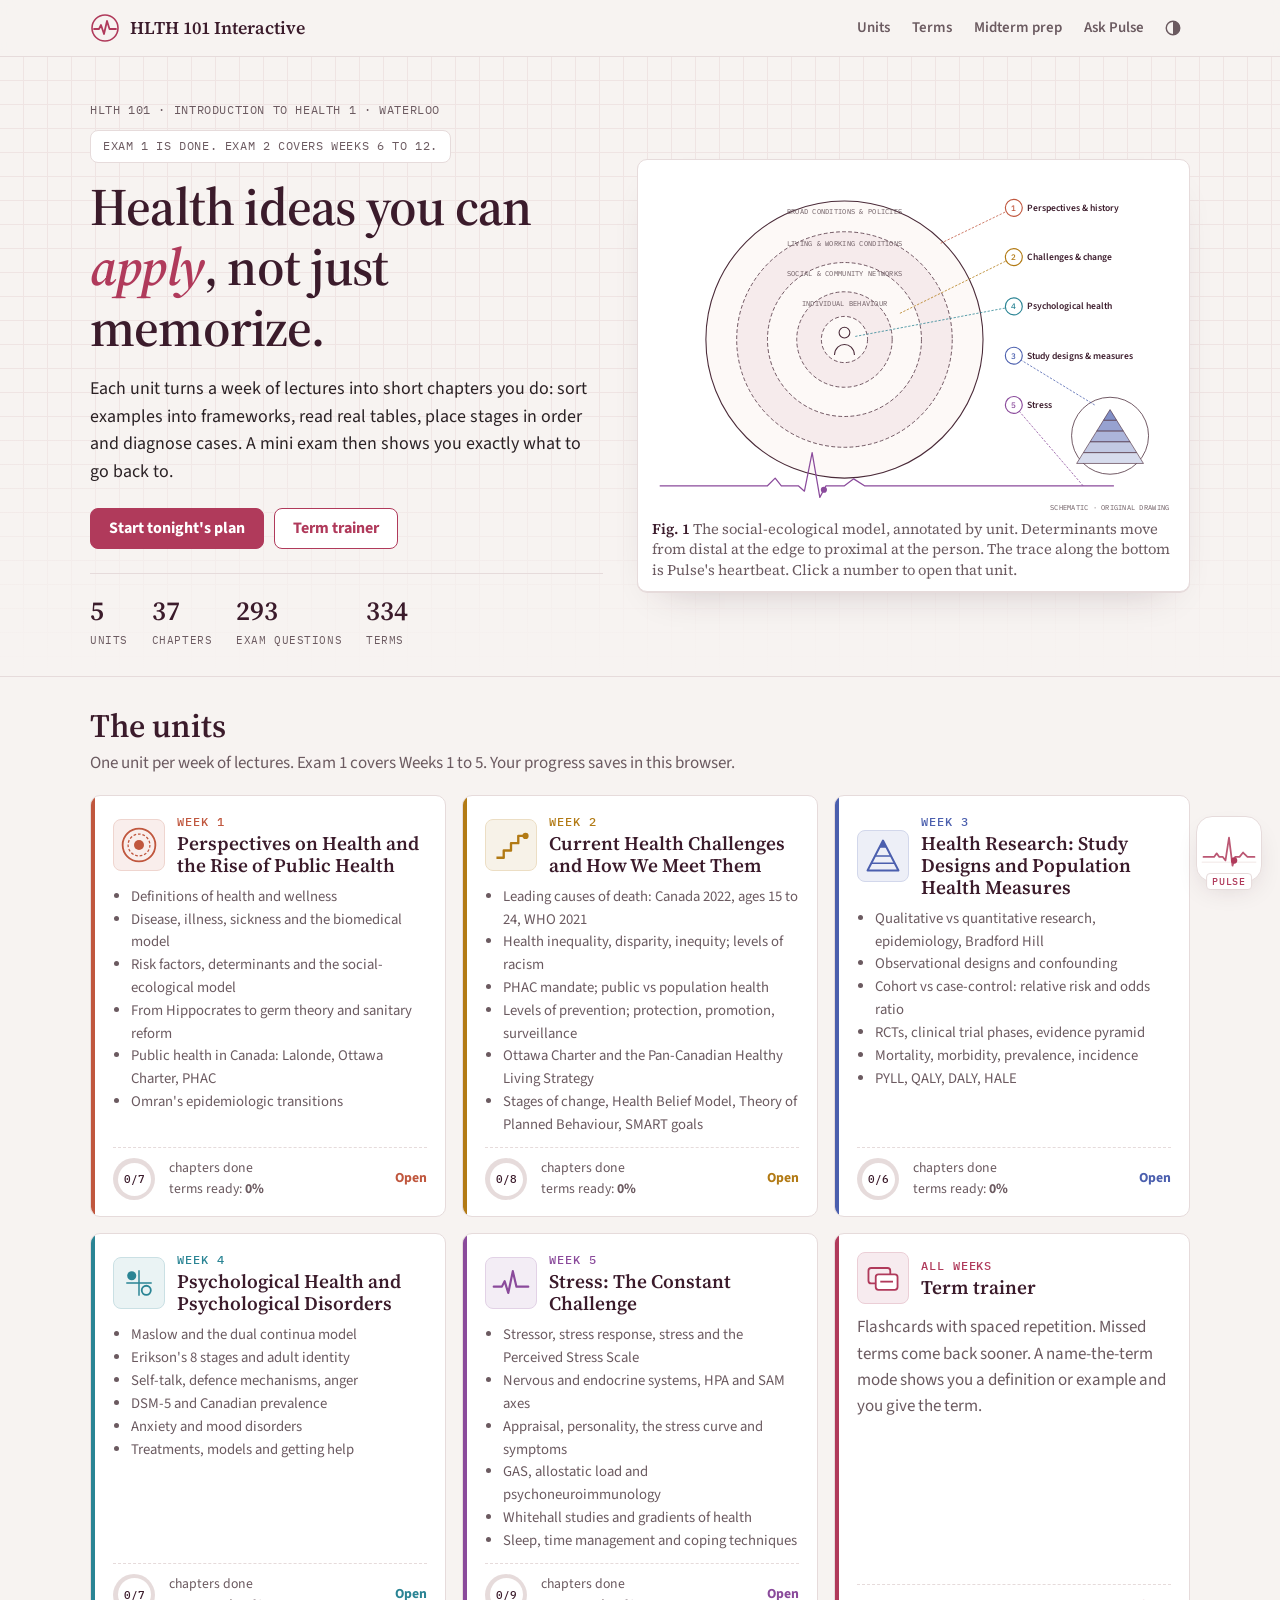
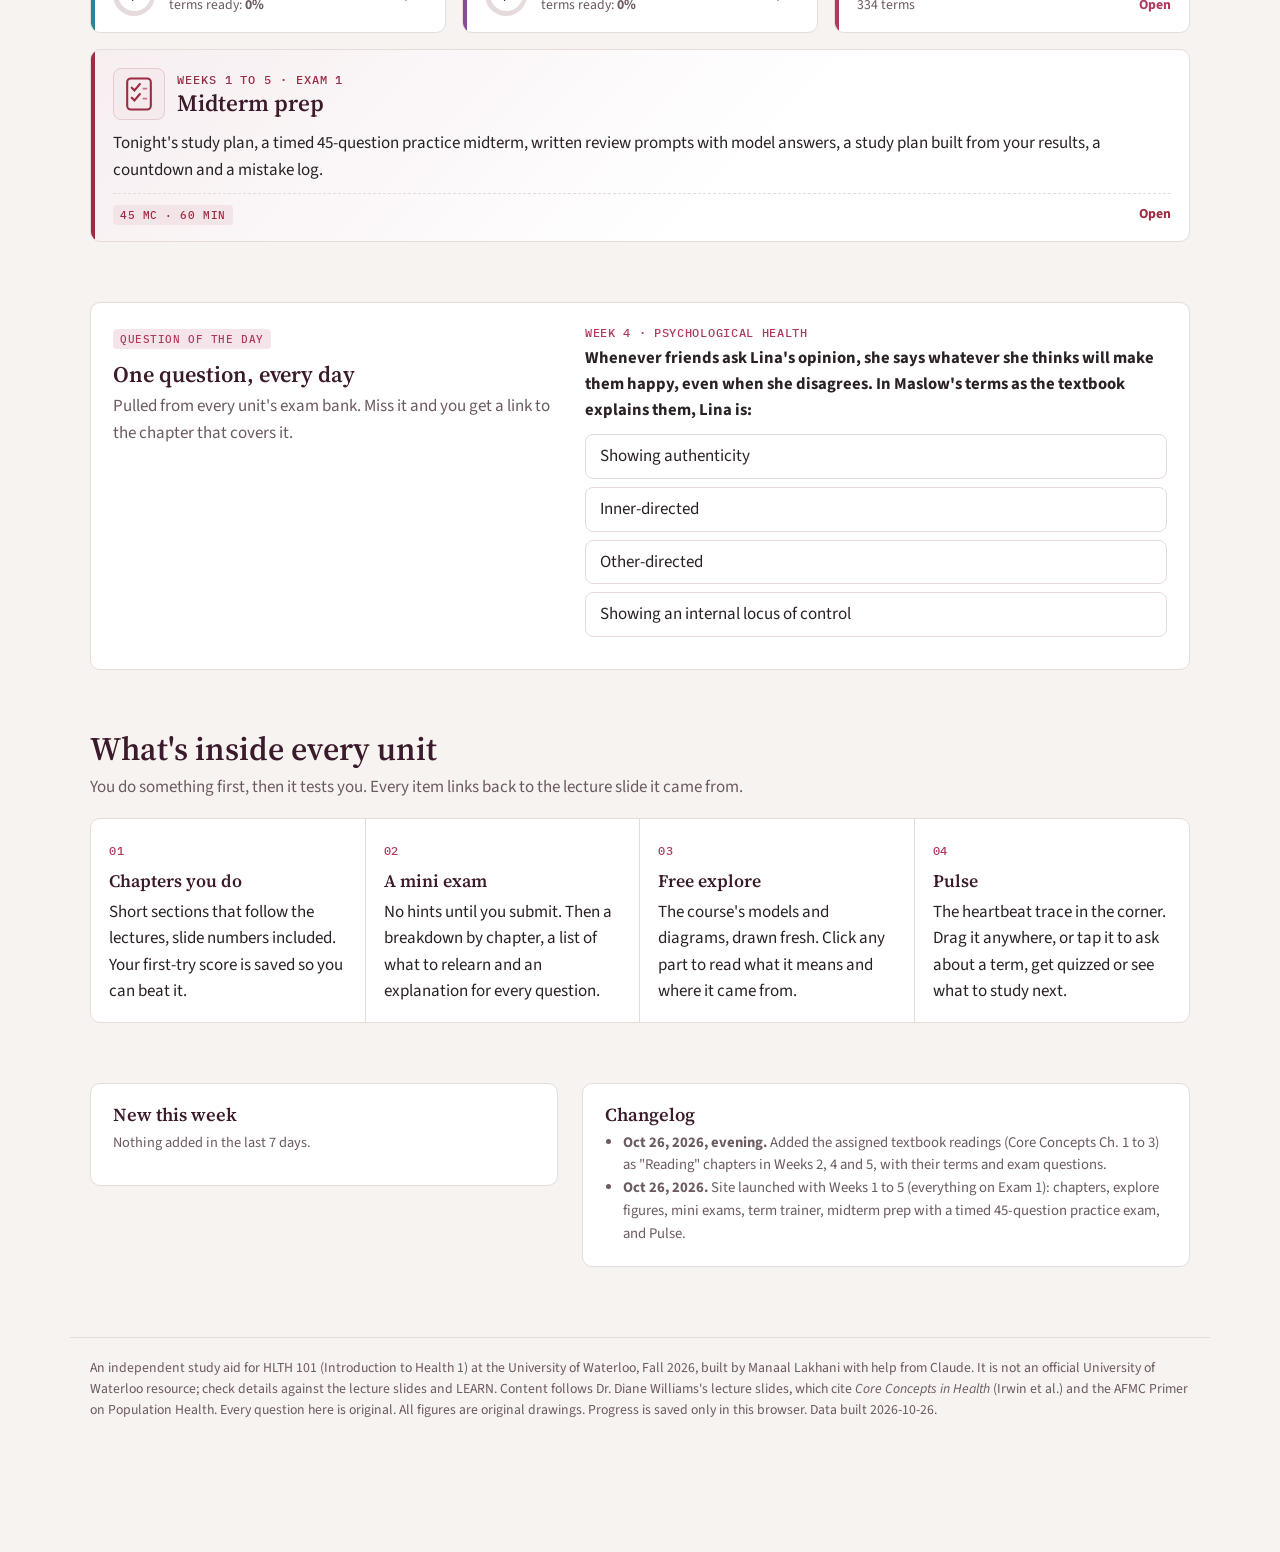
<file: index.html>
<!DOCTYPE html>
<html lang="en">
<head>
<meta charset="utf-8">
<meta name="viewport" content="width=device-width, initial-scale=1, viewport-fit=cover">
<title>HLTH 101 Interactive</title>
<meta name="description" content="Interactive review for HLTH 101 Introduction to Health 1 at Waterloo: chapters you do, a term trainer, midterm prep and Pulse the study guide.">
<link rel="preconnect" href="https://fonts.googleapis.com"><link rel="preconnect" href="https://fonts.gstatic.com" crossorigin>
<link href="https://fonts.googleapis.com/css2?family=IBM+Plex+Mono:wght@400;500&family=Source+Sans+3:ital,wght@0,400;0,600;0,700;1,400&family=Source+Serif+4:ital,opsz,wght@0,8..60,400;0,8..60,600;0,8..60,700;1,8..60,400&display=swap" rel="stylesheet">
<link rel="stylesheet" href="assets/site.css">
<style>
.hf .ring-band{transition:opacity .2s;opacity:0}
.hf.on-1 .hb1,.hf.on-2 .hb2,.hf.on-3 .hb3,.hf.on-4 .hb4,.hf.on-5 .hb5{opacity:1}
.hf .co{cursor:pointer}
.hf .co circle{fill:var(--paper);stroke:var(--c);stroke-width:1.5}
.hf .co text.n{font-family:var(--mono);font-size:11px;font-weight:500;fill:var(--c);text-anchor:middle}
.hf .co text.t{fill:var(--head);font-family:var(--sans);font-size:12.5px;font-weight:600}
.hf .co line{stroke:var(--c);stroke-width:1;stroke-dasharray:3 2}
.hf .co:hover circle,.hf .co:focus circle{fill:var(--c)} .hf .co:hover text.n,.hf .co:focus text.n{fill:var(--paper)}
.examchip{display:inline-flex;gap:10px;align-items:center;border:1px solid var(--rule);background:var(--paper);border-radius:8px;padding:6px 12px;margin-bottom:14px}
.examchip b{font-family:var(--display);font-size:1.15rem;color:var(--mid)}
</style>
</head>
<body>
<header id="nav"></header>
<section class="hero">
  <div class="wrap">
    <div>
      <p class="mono" style="margin:0 0 10px">HLTH 101 · Introduction to Health 1 · Waterloo</p>
      <div class="examchip" id="examchip"></div>
      <h1>Health ideas you can <em>apply</em>, not just memorize.</h1>
      <p class="lede">Each unit turns a week of lectures into short chapters you do: sort examples into frameworks, read real tables, place stages in order and diagnose cases. A mini exam then shows you exactly what to go back to.</p>
      <div class="btns"><a class="btn" id="startBtn" href="midterm.html#plan">Start tonight's plan</a><a class="btn ghost" href="terms.html">Term trainer</a></div>
      <div class="counts" id="counts"></div>
    </div>
    <figure class="plate" id="plate"></figure>
  </div>
</section>

<section class="sec" id="units"><div class="wrap">
  <h2>The units</h2>
  <p class="sub">One unit per week of lectures. Exam 1 covers Weeks 1 to 5. Your progress saves in this browser.</p>
  <div class="mods" id="mods"></div>
</div></section>

<section class="sec"><div class="wrap">
  <div class="split card" style="padding:22px">
    <div><span class="pill">Question of the day</span><h3 style="margin-top:10px;font-size:1.4rem">One question, every day</h3><p class="sub" style="margin-bottom:0">Pulled from every unit's exam bank. Miss it and you get a link to the chapter that covers it.</p></div>
    <div id="qod"></div>
  </div>
</div></section>

<section class="sec"><div class="wrap">
  <h2>What's inside every unit</h2>
  <p class="sub">You do something first, then it tests you. Every item links back to the lecture slide it came from.</p>
  <div class="how">
    <div><span class="n">01</span><b>Chapters you do</b>Short sections that follow the lectures, slide numbers included. Your first-try score is saved so you can beat it.</div>
    <div><span class="n">02</span><b>A mini exam</b>No hints until you submit. Then a breakdown by chapter, a list of what to relearn and an explanation for every question.</div>
    <div><span class="n">03</span><b>Free explore</b>The course's models and diagrams, drawn fresh. Click any part to read what it means and where it came from.</div>
    <div><span class="n">04</span><b>Pulse</b>The heartbeat trace in the corner. Drag it anywhere, or tap it to ask about a term, get quizzed or see what to study next.</div>
  </div>
</div></section>

<section class="sec"><div class="wrap">
  <div class="split">
    <div class="card"><h3>New this week</h3><div id="newlist"></div></div>
    <div class="card"><h3>Changelog</h3><ul class="changelog">
      <li><b>Oct 26, 2026, evening.</b> Added the assigned textbook readings (Core Concepts Ch. 1 to 3) as "Reading" chapters in Weeks 2, 4 and 5, with their terms and exam questions.</li>
      <li><b>Oct 26, 2026.</b> Site launched with Weeks 1 to 5 (everything on Exam 1): chapters, explore figures, mini exams, term trainer, midterm prep with a timed 45-question practice exam, and Pulse.</li>
    </ul></div>
  </div>
</div></section>

<footer id="foot"></footer>
<script src="studydata.js"></script>
<script src="assets/core.js"></script>
<script src="assets/figs.js"></script>
<script src="assets/act.js"></script>
<script src="assets/guide.js"></script>
<script>
(function(){
const {esc,$}=H; H.nav(""); H.foot();
const U=H.units;
/* exam chip */
const ec=()=>{ const c=H.countdown(); $("#examchip").innerHTML=c?`<span class="mono">Exam 1 · Tue Oct 27 · 4:00 pm · STC 0010</span><b>${H.countText()}</b>`:`<span class="mono">Exam 1 is done. Exam 2 covers Weeks 6 to 12.</span>`; };
ec(); setInterval(ec,30000);

/* hero figure: social-ecological rings with a heartbeat trace, annotated by unit */
(function(){
  const reduce=matchMedia("(prefers-reduced-motion: reduce)").matches;
  const cx=250, cy=215; let g=`<svg class="fig hf" id="hf" viewBox="0 0 680 440" role="img" aria-label="Social-ecological model with callouts linking to each unit">`;
  const R=[180,140,100,62,30];
  R.forEach((r,i)=>g+=`<circle cx="${cx}" cy="${cy}" r="${r}" class="${i%2?"sf":"fl"}" stroke="var(--fig-stroke)" stroke-width="${i?1:1.4}" ${i?'stroke-dasharray="5 3"':""}/>`);
  g+=`<circle class="ring-band hb1" cx="${cx}" cy="${cy}" r="160" fill="none" stroke="var(--u1)" stroke-width="40" style="stroke-opacity:.16"/>`;
  g+=`<circle class="ring-band hb2" cx="${cx}" cy="${cy}" r="81" fill="none" stroke="var(--u2)" stroke-width="38" style="stroke-opacity:.18"/>`;
  g+=`<circle class="ring-band hb4" cx="${cx}" cy="${cy}" r="30" fill="var(--u4)" style="fill-opacity:.18"/>`;
  /* person at the centre */
  g+=`<circle cx="${cx}" cy="${cy-9}" r="7" fill="none" stroke="var(--fig-stroke)" stroke-width="1.4"/><path d="M${cx-13} ${cy+20} C ${cx-12} ${cy+2}, ${cx+12} ${cy+2}, ${cx+13} ${cy+20}" fill="none" stroke="var(--fig-stroke)" stroke-width="1.4"/>`;
  [["broad conditions & policies",cy-163],["living & working conditions",cy-122],["social & community networks",cy-82],["individual behaviour",cy-44]].forEach(([t,y])=>g+=`<text x="${cx}" y="${y}" text-anchor="middle" class="cap" style="font-size:9px">${t}</text>`);
  /* evidence pyramid inset (unit 3) */
  g+=`<g transform="translate(595 340)"><circle class="ring-band hb3" r="56" fill="var(--u3)" style="fill-opacity:.12"/><circle r="50" fill="var(--paper)" stroke="var(--fig-stroke)" stroke-width="1"/>`;
  for(let i=0;i<5;i++){ const y1=-34+i*14, y2=y1+14, w1=(y1+34)*0.62, w2=(y2+34)*0.62; g+=`<path d="M${-w1} ${y1} L${w1} ${y1} L${w2} ${y2} L${-w2} ${y2} Z" fill="color-mix(in srgb,var(--u3) ${10+(5-i)*12}%,var(--paper))" stroke="var(--fig-stroke)" stroke-width=".8"/>`; }
  g+=`</g>`;
  /* heartbeat trace (unit 5) */
  const ecg="M10 405 H150 L160 395 L168 405 H190 L198 412 L208 362 L218 420 L226 405 H250 L262 396 L276 405 H600";
  g+=`<path class="ring-band hb5" d="${ecg}" fill="none" stroke="var(--u5)" stroke-width="8" style="stroke-opacity:.2"/><path id="ecg" d="${ecg}" fill="none" stroke="var(--u5)" stroke-width="1.6" stroke-linejoin="round"/>`;
  g+=`<circle r="4" fill="var(--u5)">${reduce?"":`<animateMotion dur="4s" repeatCount="indefinite"><mpath href="#ecg"/></animateMotion>`}</circle>`;
  /* callouts */
  const CO=[[1,cx+125,cy-125,470,44,"Perspectives & history"],[2,cx+72,cy-34,470,108,"Challenges & behaviour change"],[4,cx+14,cy-4,470,172,"Psychological health"],[3,575,300,470,236,"Research & measures"],[5,560,405,470,300,"Stress"]];
  CO.forEach(([n,px,py,x,y,t])=>{ const u=U.find(z=>z.n===n); const href=u?`unit.html?u=${u.id}`:"#units"; const lab=u?u.short:t;
    g+=`<a class="co" href="${href}" style="--c:var(--u${n})" data-n="${n}" aria-label="Week ${n}: ${esc(lab)}"><line x1="${px}" y1="${py}" x2="${x}" y2="${y}"/><circle cx="${x}" cy="${y}" r="11"/><text class="n" x="${x}" y="${y+4}">${n}</text><text class="t" x="${x+17}" y="${y+4}" text-anchor="start">${esc(lab)}</text></a>`; });
  g+=`<text x="672" y="436" text-anchor="end" class="cap" style="font-size:8.5px">schematic · original drawing</text></svg>`;
  $("#plate").innerHTML=g+`<figcaption><b>Fig. 1</b> The social-ecological model, annotated by unit. Determinants move from distal at the edge to proximal at the person. The trace along the bottom is Pulse's heartbeat. Click a number to open that unit.</figcaption>`;
  const svg=$("#hf"); svg.querySelectorAll(".co").forEach(a=>{ const on=()=>svg.classList.add("on-"+a.dataset.n), off=()=>svg.classList.remove("on-"+a.dataset.n); a.addEventListener("mouseenter",on); a.addEventListener("mouseleave",off); a.addEventListener("focus",on); a.addEventListener("blur",off); });
})();

/* unit cards */
const prog=H.get("progress",{}), ex=H.get("exam",{});
let totalCh=0, totalQ=0, totalT=0;
$("#mods").innerHTML=U.map(u=>{ const c=H.color(u); const done=u.chapters.filter(ch=>prog[ch.id]).length; totalCh+=u.chapters.length; totalQ+=H.bank([u.id]).length; totalT+=u.terms.length;
  const newN=[...u.terms,...u.questions,...u.chapters].filter(x=>H.isNew(x.added)).length;
  return `<a class="mod" href="unit.html?u=${u.id}" style="--c:${c}"><div class="top"><span class="icon">${H.ICON[u.n]||""}</span><div><div class="num">Week ${u.n}${newN?` · <span class="pill new">new</span>`:""}</div><h3>${esc(u.title)}</h3></div></div>
  <ul>${(u.topics||[]).map(t=>`<li>${esc(t)}</li>`).join("")}</ul>
  <div class="prog"><span class="ring" style="--p:${H.pct(done,u.chapters.length)}"><span>${done}/${u.chapters.length}</span></span><span>chapters done<br>terms ready: <b>${H.readiness(u.id)}%</b>${ex[u.id]?` · exam best <b>${ex[u.id].best}%</b>`:""}</span><span class="go">Open</span></div></a>`; }).join("")
 + `<a class="mod" href="terms.html" style="--c:var(--accent)"><div class="top"><span class="icon">${H.ICON.terms}</span><div><div class="num">All weeks</div><h3>Term trainer</h3></div></div><p style="margin:0;color:var(--ink2)">Flashcards with spaced repetition. Missed terms come back sooner. A name-the-term mode shows you a definition or example and you give the term.</p><div class="prog"><span>${totalT} terms</span><span class="go">Open</span></div></a>`
 + `<a class="mod mid" href="midterm.html" style="--c:var(--mid);grid-column:1/-1"><div class="top"><span class="icon">${H.ICON.mid}</span><div><div class="num">Weeks 1 to 5 · Exam 1</div><h3>Midterm prep</h3></div></div>
   <p style="margin:0">Tonight's study plan, a timed 45-question practice midterm, written review prompts with model answers, a study plan built from your results, a countdown and a mistake log.</p>
   <div class="prog"><span class="pill" style="--c:var(--mid)">45 MC · 60 min</span>${ex.midterm?`<span>practice midterm best: <b>${ex.midterm.best}%</b></span>`:""}<span class="go">Open</span></div></a>`;
$("#counts").innerHTML=`<span><b>${U.length}</b>units</span><span><b>${totalCh}</b>chapters</span><span><b>${totalQ}</b>exam questions</span><span><b>${totalT}</b>terms</span>`;

/* question of the day */
const pool=H.bank(); if(pool.length){ const day=Math.floor(Date.now()/864e5); const q=pool[(day*7919)%pool.length];
  H.mcq($("#qod"),q,{label:`Week ${H.unit(q.unit).n} · ${H.unit(q.unit).short}`,onAnswer:ok=>{ if(!ok&&q.ch) $("#qod .fbx").insertAdjacentHTML("beforeend",` <a href="${H.chLink(q.ch)}">Review that chapter</a>`); }}); }

/* new this week */
const fresh=U.map(u=>({u,n:[...u.terms,...u.questions].filter(x=>H.isNew(x.added)).length})).filter(x=>x.n);
$("#newlist").innerHTML=fresh.length?`<ul class="changelog">${fresh.map(x=>`<li><span class="pill new">new</span> <a href="unit.html?u=${x.u.id}">Week ${x.u.n}: ${esc(x.u.short)}</a>, ${x.n} new terms and questions</li>`).join("")}</ul>`:`<p class="muted small">Nothing added in the last 7 days.</p>`;
})();
</script>
</body>
</html>
</file>
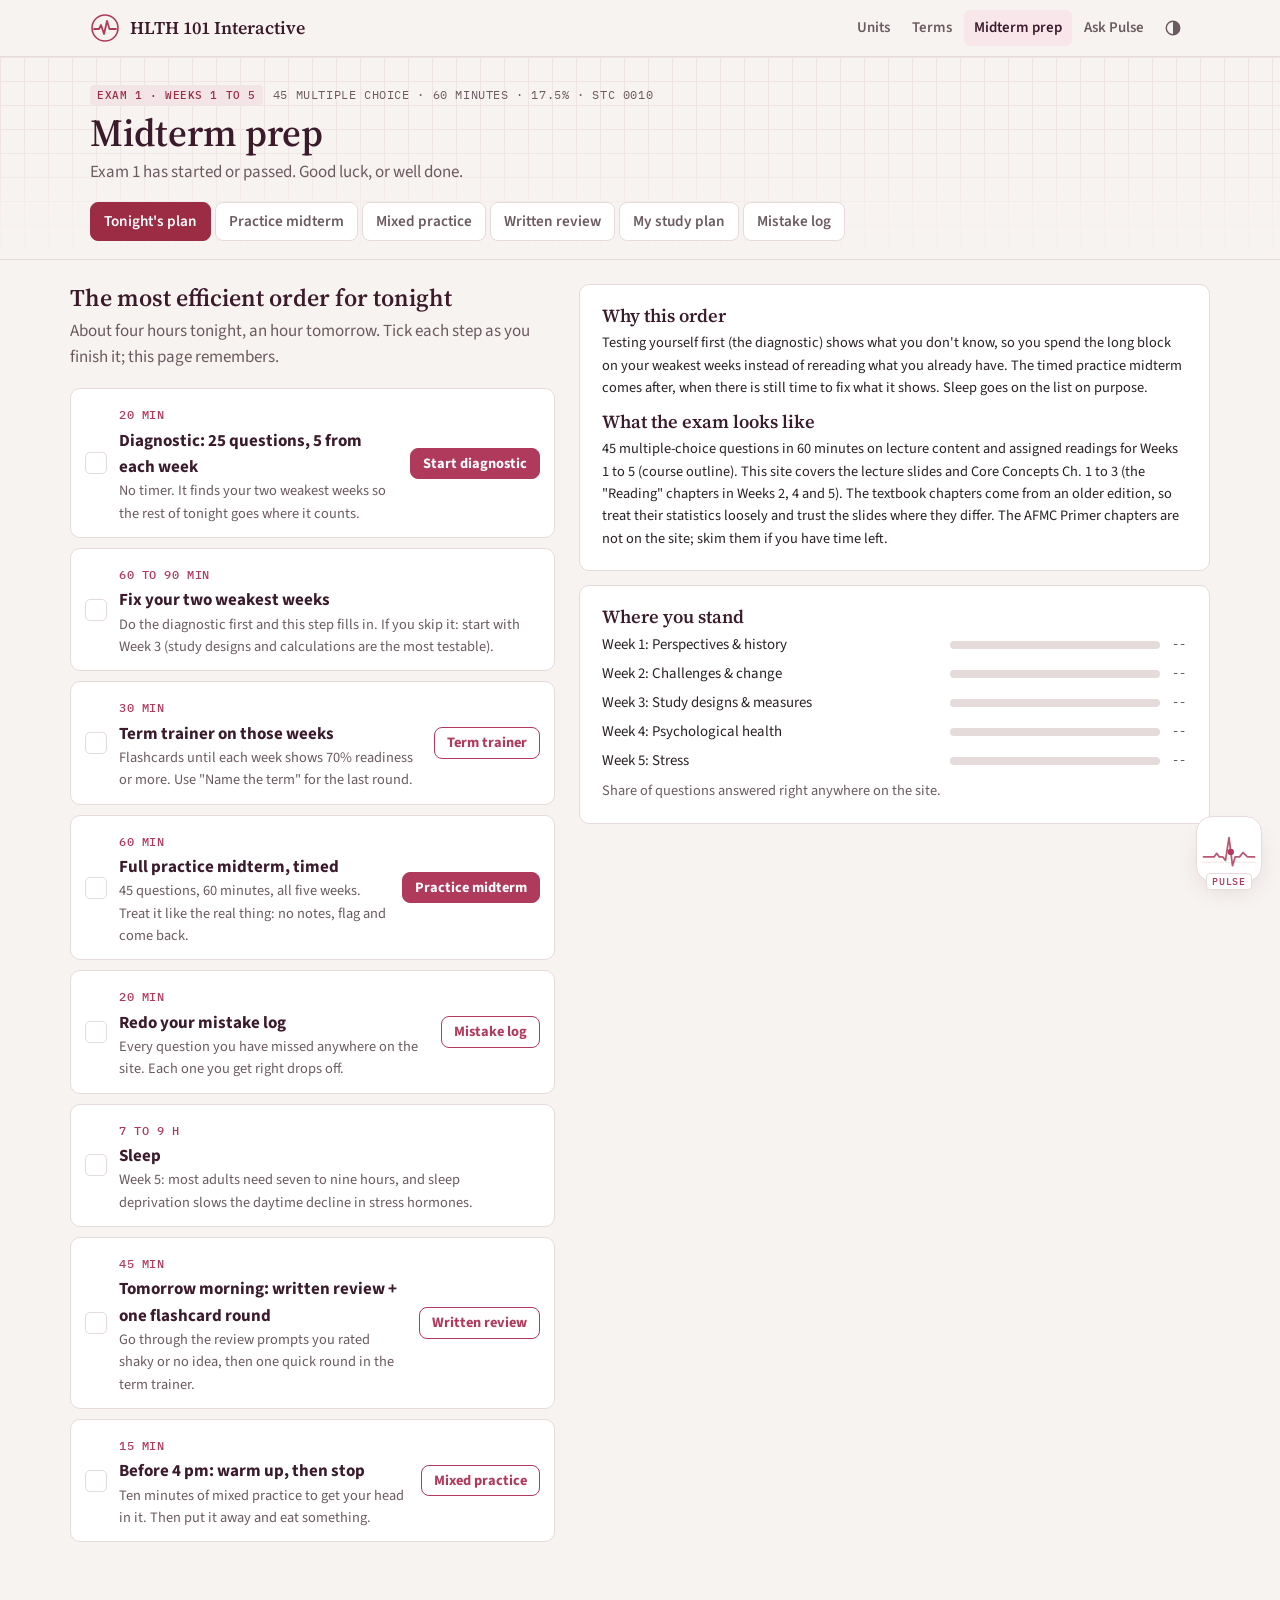
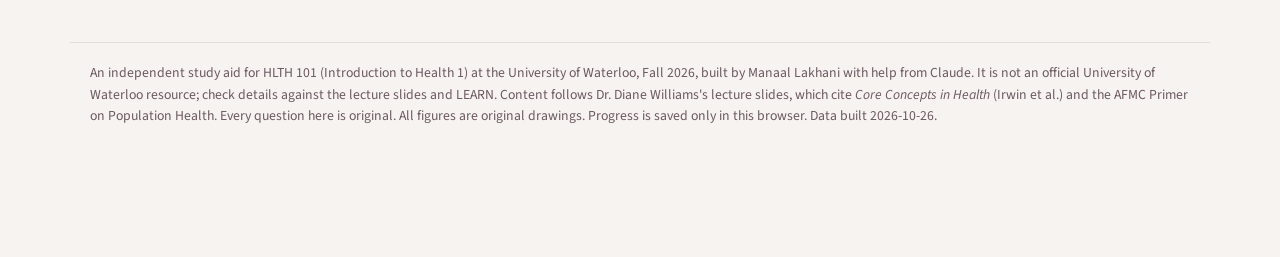
<file: midterm.html>
<!DOCTYPE html>
<html lang="en">
<head>
<meta charset="utf-8">
<meta name="viewport" content="width=device-width, initial-scale=1, viewport-fit=cover">
<title>Midterm prep | HLTH 101 Interactive</title>
<link rel="preconnect" href="https://fonts.googleapis.com"><link rel="preconnect" href="https://fonts.gstatic.com" crossorigin>
<link href="https://fonts.googleapis.com/css2?family=IBM+Plex+Mono:wght@400;500&family=Source+Sans+3:ital,wght@0,400;0,600;0,700;1,400&family=Source+Serif+4:ital,opsz,wght@0,8..60,400;0,8..60,600;0,8..60,700;1,8..60,400&display=swap" rel="stylesheet">
<link rel="stylesheet" href="assets/site.css">
<style>
:root{--c:var(--mid)}
.cd{display:flex;gap:18px;flex-wrap:wrap;align-items:flex-end}
.cd div{min-width:64px} .cd .mono{display:block}
textarea{width:100%;min-height:90px;padding:10px 12px;border-radius:8px;border:1px solid var(--rule);background:var(--paper);color:var(--ink);font:inherit;resize:vertical}
.rv{border-top:1px solid var(--rule);padding:16px 0} .rv:first-child{border-top:0}
</style>
</head>
<body>
<header id="nav"></header>
<section class="phead"><div class="wrap">
  <div class="row"><span class="pill" style="--c:var(--mid)">Exam 1 · Weeks 1 to 5</span><span class="mono">45 multiple choice · 60 minutes · 17.5% · STC 0010</span></div>
  <h1>Midterm prep</h1>
  <div class="cd" id="cd"></div>
  <div class="tabs">
    <a class="tab" href="#plan" data-t="plan">Tonight's plan</a><a class="tab" href="#midterm" data-t="midterm">Practice midterm</a><a class="tab" href="#practice" data-t="practice">Mixed practice</a><a class="tab" href="#review" data-t="review">Written review</a><a class="tab" href="#studyplan" data-t="studyplan">My study plan</a><a class="tab" href="#mistakes" data-t="mistakes">Mistake log</a>
  </div>
</div></section>
<main class="wrap main" id="view"></main>
<footer id="foot"></footer>
<script src="studydata.js"></script>
<script src="assets/core.js"></script>
<script src="assets/figs.js"></script>
<script src="assets/act.js"></script>
<script src="assets/guide.js"></script>
<script>
(function(){
const {esc,$,$$}=H; H.nav("mid"); H.foot();
const ALL=H.units.map(u=>u.id); const view=$("#view");
function cd(){ const c=H.countdown(); $("#cd").innerHTML=c?`<div><span class="mono">days</span><span class="count">${c.d}</span></div><div><span class="mono">hours</span><span class="count">${c.h}</span></div><div><span class="mono">minutes</span><span class="count">${c.m}</span></div><div class="muted small" style="max-width:24em">until Exam 1, Tuesday Oct 27, 4:00 to 5:20 pm. The exam itself is 60 minutes: about 80 seconds a question.</div>`:`<div class="muted">Exam 1 has started or passed. Good luck, or well done.</div>`; }
cd(); setInterval(cd,30000);
const route=()=>{ const h=location.hash.slice(1)||"plan"; const t=({plan,midterm,practice,review,studyplan,mistakes})[h]?h:"plan"; $$(".tab").forEach(a=>a.setAttribute("aria-current",a.dataset.t===t?"true":"false")); ({plan,midterm,practice,review,studyplan,mistakes})[t](); };
window.addEventListener("hashchange",()=>{ route(); window.scrollTo(0,0); });

/* weakest units from the diagnostic (or all results so far) */
function weakUnits(){
  const d=(H.get("exam",{}).diag||{}).history; const last=d&&d[d.length-1];
  if(last&&last.detail){ return Object.entries(last.detail).sort((a,b)=>a[1].r/a[1].t-b[1].r/b[1].t).map(x=>x[0]); }
  const {byU}=H.accuracy(); const tried=Object.entries(byU).filter(x=>x[1].r+x[1].w>0);
  if(tried.length) return tried.sort((a,b)=>a[1].r/(a[1].r+a[1].w)-b[1].r/(b[1].r+b[1].w)).map(x=>x[0]);
  return null;
}
function plan(){
  const done=H.get("plan",{}); const weak=weakUnits(); const w2=weak?weak.slice(0,2):null; const uName=id=>`Week ${H.unit(id).n}: ${H.unit(id).short}`;
  const steps=[
    ["diag","20 min","Diagnostic: 25 questions, 5 from each week",`No timer. It finds your two weakest weeks so the rest of tonight goes where it counts.`,`<button class="btn sm" data-go="diag">Start diagnostic</button>`],
    ["fix","60 to 90 min","Fix your two weakest weeks",w2?`Your weakest: <b>${w2.map(uName).join("</b> and <b>")}</b>. Do their chapters in order, then each mini exam.`:`Do the diagnostic first and this step fills in. If you skip it: start with Week 3 (study designs and calculations are the most testable).`,w2?w2.map(id=>`<a class="btn sm ghost" href="unit.html?u=${id}">Open Week ${H.unit(id).n}</a>`).join(""):""],
    ["terms","30 min","Term trainer on those weeks",`Flashcards until each week shows 70% readiness or more. Use "Name the term" for the last round.`,`<a class="btn sm ghost" href="terms.html${w2?"?u="+w2[0]:""}">Term trainer</a>`],
    ["full","60 min","Full practice midterm, timed",`45 questions, 60 minutes, all five weeks. Treat it like the real thing: no notes, flag and come back.`,`<a class="btn sm" href="#midterm">Practice midterm</a>`],
    ["redo","20 min","Redo your mistake log",`Every question you have missed anywhere on the site. Each one you get right drops off.`,`<a class="btn sm ghost" href="#mistakes">Mistake log</a>`],
    ["sleep","7 to 9 h","Sleep",`Week 5: most adults need seven to nine hours, and sleep deprivation slows the daytime decline in stress hormones.`,""],
    ["morning","45 min","Tomorrow morning: written review + one flashcard round",`Go through the review prompts you rated shaky or no idea, then one quick round in the term trainer.`,`<a class="btn sm ghost" href="#review">Written review</a>`],
    ["warm","15 min","Before 4 pm: warm up, then stop",`Ten minutes of mixed practice to get your head in it. Then put it away and eat something.`,`<a class="btn sm ghost" href="#practice">Mixed practice</a>`]
  ];
  view.innerHTML=`<div class="split"><div><h2 style="font-size:1.5rem">The most efficient order for tonight</h2><p class="sub">About four hours tonight, an hour tomorrow. Tick each step as you finish it; this page remembers.</p>
    <ol class="plan">${steps.map(([k,t,b,d,a])=>`<li class="${done[k]?"done":""}"><button class="box" data-k="${k}" aria-label="Mark done" aria-pressed="${!!done[k]}">${done[k]?"✓":""}</button><div><span class="t">${t}</span><br><b>${b}</b><div class="small muted">${d}</div></div><div class="row">${a}</div></li>`).join("")}</ol></div>
    <div><div class="card"><h3>Why this order</h3><p class="small">Testing yourself first (the diagnostic) shows what you don't know, so you spend the long block on your weakest weeks instead of rereading what you already have. The timed practice midterm comes after, when there is still time to fix what it shows. Sleep goes on the list on purpose.</p>
      <h3 style="margin-top:12px">What the exam looks like</h3><p class="small" style="margin:0">45 multiple-choice questions in 60 minutes on lecture content and assigned readings for Weeks 1 to 5 (course outline). This site covers the lecture slides and Core Concepts Ch. 1 to 3 (the "Reading" chapters in Weeks 2, 4 and 5). The textbook chapters come from an older edition, so treat their statistics loosely and trust the slides where they differ. The AFMC Primer chapters are not on the site; skim them if you have time left.</p></div>
      <div class="card" style="margin-top:14px"><h3>Where you stand</h3><div class="brk">${H.units.map(u=>{ const e=H.get("exam",{})[u.id]; const {byU}=H.accuracy(); const a=byU[u.id]; const p=a&&a.r+a.w?H.pct(a.r,a.r+a.w):null; return `<div>Week ${u.n}: ${esc(u.short)}</div><div class="bar" style="--c:${H.color(u)}"><i style="width:${p||0}%"></i></div><div class="mono">${p==null?"--":p+"%"}</div>`; }).join("")}</div><p class="small muted" style="margin:8px 0 0">Share of questions answered right anywhere on the site.</p></div></div></div>`;
  $$(".plan .box").forEach(b=>b.onclick=()=>{ const d=H.get("plan",{}); d[b.dataset.k]=!d[b.dataset.k]; H.set("plan",d); plan(); });
  $$("[data-go=diag]").forEach(b=>b.onclick=diag);
}
function diag(){
  const start=()=>H.exam(view,H.pickBalanced(ALL,25),{scope:"diag",title:"Diagnostic: 5 questions from each week",kicker:"Tonight's plan · step 1",groupBy:"unit",again:start,againLabel:"Take another diagnostic",
    onFinish:()=>{ const d=H.get("plan",{}); d.diag=true; H.set("plan",d); view.insertAdjacentHTML("afterbegin",`<div class="fb ok" style="margin-bottom:12px"><b>Step 1 done.</b> <a href="#plan">Back to tonight's plan</a> to see your two weakest weeks.</div>`); }});
  start();
}
function midterm(){
  let sel=new Set(ALL);
  view.innerHTML=`<div class="card"><div class="kicker">Practice midterm</div><h2>Just like Exam 1: 45 questions, 60 minutes</h2><p class="muted">Questions are spread evenly across the weeks you pick, and ones you have missed before are more likely to show up. No feedback until you submit. Then you get a breakdown by week, what to relearn, and an explanation for every question.</p>
    <div class="kicker">Weeks</div><div class="choose" id="mu">${H.units.map(u=>`<label><input type="checkbox" value="${u.id}" checked>Week ${u.n}: ${esc(u.short)}</label>`).join("")}</div>
    <div class="kicker">Length</div><div class="choose" id="ml">${[[45,"45 questions, 60 min (real length)"],[25,"25 questions, 33 min"],[15,"15 questions, 20 min"]].map(([n,l],i)=>`<label><input type="radio" name="len" value="${n}" ${i?"":"checked"}>${l}</label>`).join("")}<label><input type="checkbox" id="timed" checked>Timed</label></div>
    <button class="btn" id="go">Start</button>${(H.get("exam",{}).midterm)?` <span class="muted small">Best so far: <b>${H.get("exam",{}).midterm.best}%</b></span>`:""}</div>`;
  $$("#mu input").forEach(i=>i.onchange=()=>{ i.checked?sel.add(i.value):sel.delete(i.value); });
  $("#go").onclick=()=>{ const n=+$("input[name=len]:checked").value; const units=[...sel]; if(!units.length) return; const timed=$("#timed").checked;
    const start=()=>H.exam(view,H.pickBalanced(units,n),{scope:"midterm",title:`Practice midterm: ${n} questions`,kicker:"Exam 1 practice",groupBy:"unit",minutes:timed?Math.round(n*60/45):0,again:start,
      onFinish:()=>{ if(n===45){ const d=H.get("plan",{}); d.full=true; H.set("plan",d); } }});
    start(); };
}
function practice(){
  let sel=new Set(ALL);
  view.innerHTML=`<p class="sub" style="margin-top:0">Endless random questions from the weeks you pick, with instant feedback. Questions you miss come back more often.</p><div class="choose" id="pu">${H.units.map(u=>`<label><input type="checkbox" value="${u.id}" checked>Week ${u.n}</label>`).join("")}</div><div id="pr"></div>`;
  $$("#pu input").forEach(i=>i.onchange=()=>{ i.checked?sel.add(i.value):sel.delete(i.value); });
  H.practice($("#pr"),{units:()=>[...sel]});
}
function review(){
  const rv=H.get("review",{}); const drafts=H.get("drafts",{}); let f="all";
  const items=H.units.flatMap(u=>(u.review||[]).map(r=>({...r,u})));
  view.innerHTML=`<p class="sub" style="margin-top:0">Short-answer prompts written in the style of the course. Answer in your head or in the box, open the model answer, tick the points you hit, then rate yourself. Your ratings feed your study plan.</p>
    <div class="choose">${["all","not rated","no idea","shaky","got it"].map(x=>`<label><input type="radio" name="rf" value="${x}" ${x==="all"?"checked":""}>${x}</label>`).join("")}</div><div class="card" id="rl"></div>`;
  const lab={g:"got it",s:"shaky",n:"no idea"};
  const draw=()=>{ const r=H.get("review",{}); $("#rl").innerHTML=items.filter(x=>f==="all"||(f==="not rated"?!r[x.id]:lab[r[x.id]]===f)).map(x=>`<div class="rv" data-id="${x.id}"><div class="row" style="justify-content:space-between"><span class="pill" style="--c:${H.color(x.u)}">Week ${x.u.n}</span><span class="src">${esc(x.src||"")}</span></div><div class="q">${esc(x.q)}</div>
    <textarea placeholder="Your answer (saved in this browser)">${esc(drafts[x.id]||"")}</textarea>
    <details class="ans"><summary>Model answer and checklist</summary><p style="margin:8px 0">${esc(x.answer)}</p><ul class="checklist">${x.points.map(p=>`<li><input type="checkbox"> <span>${esc(p)}</span></li>`).join("")}</ul>${x.ch?`<a class="small" href="${H.chLink(x.ch)}">Open the chapter</a>`:""}</details>
    <div class="row rate" style="margin-top:8px"><span class="mono">Rate:</span>${["g","s","n"].map(k=>`<button class="${k}" data-r="${k}" aria-pressed="${r[x.id]===k}">${lab[k]}</button>`).join("")}</div></div>`).join("")||`<p class="muted">Nothing here.</p>`;
    $$(".rv").forEach(d=>{ const id=d.dataset.id; $$("[data-r]",d).forEach(b=>b.onclick=()=>{ const r=H.get("review",{}); r[id]=b.dataset.r; H.set("review",r); $$("[data-r]",d).forEach(z=>z.setAttribute("aria-pressed",z===b)); });
      $("textarea",d).oninput=e=>{ const dr=H.get("drafts",{}); dr[id]=e.target.value; H.set("drafts",dr); }; }); };
  $$("input[name=rf]").forEach(i=>i.onchange=()=>{ f=i.value; draw(); }); draw();
}
function studyplan(){
  const p=H.studyPlan(); const ex=H.get("exam",{});
  const row=x=>`<li><a href="${H.chLink(x.c.id)}">${esc(H.chName(x.c.id))}</a> <span class="small muted">${x.score!=null?H.pct(x.score*100,100)+"% · "+esc(x.why.join(", ")):""}</span></li>`;
  view.innerHTML=`<div class="split"><div><div class="card"><h3>Relearn first</h3>${p.weak.length?`<ol>${p.weak.map(row).join("")}</ol>`:`<p class="muted small">Nothing below 80% yet${p.untried.length===Object.keys(H.CH).length?" because you haven't answered anything. Take the diagnostic on the Tonight's plan tab.":"."}</p>`}</div>
    <div class="card" style="margin-top:14px"><h3>Not started</h3>${p.untried.length?`<ul>${p.untried.map(x=>`<li><a href="${H.chLink(x.c.id)}">${esc(H.chName(x.c.id))}</a></li>`).join("")}</ul>`:`<p class="muted small">You have tried every chapter.</p>`}</div></div>
    <div><div class="card"><h3>By week</h3><div class="brk">${H.units.map(u=>{ const {byU}=H.accuracy(); const a=byU[u.id]; return `<div>Week ${u.n}: ${esc(u.short)}<div class="small muted">terms ${H.readiness(u.id)}% · mini exam ${ex[u.id]?ex[u.id].best+"%":"--"}</div></div><div class="bar" style="--c:${H.color(u)}"><i style="width:${a&&a.r+a.w?H.pct(a.r,a.r+a.w):0}%"></i></div><div class="mono">${a&&a.r+a.w?H.pct(a.r,a.r+a.w)+"%":"--"}</div>`; }).join("")}</div></div>
    <div class="card" style="margin-top:14px"><h3>Solid (80% or more)</h3>${p.strong.length?`<ul>${p.strong.map(row).join("")}</ul>`:`<p class="muted small">Nothing yet.</p>`}</div></div></div>`;
}
function mistakes(){
  const m=H.get("mistakes",{}); const open=Object.entries(m).filter(([id,v])=>!v.fixed&&H.Q[id]).sort((a,b)=>b[1].n-a[1].n); const fixed=Object.values(m).filter(v=>v.fixed).length;
  view.innerHTML=`<div class="row" style="justify-content:space-between;margin-bottom:12px"><p class="sub" style="margin:0">${open.length} open · ${fixed} fixed. Every question you get wrong anywhere on the site lands here until you get it right.</p>${open.length?`<button class="btn" id="redo">Redo all ${open.length}</button>`:""}</div>
    <div class="card">${open.length?open.map(([id,v])=>{ const q=H.Q[id]; return `<div class="ex-q"><div class="row" style="justify-content:space-between"><span class="pill" style="--c:${H.color(q.unit)}">Week ${H.unit(q.unit).n}</span><span class="mono">missed ${v.n}x</span></div><div class="q" style="font-weight:600">${esc(q.q)}</div>${q.ch?`<a class="small" href="${H.chLink(q.ch)}">${esc(H.chName(q.ch))}</a>`:""}</div>`; }).join(""):`<p class="muted">No open mistakes. Take the diagnostic or a practice midterm to find some.</p>`}</div>`;
  if(open.length) $("#redo").onclick=()=>{ view.innerHTML=`<p class="sub" style="margin-top:0">Redo mode. Get one right and it leaves the log. <a href="#mistakes">Back to the list</a></p><div id="pr"></div>`;
    H.practice($("#pr"),{pool:()=>Object.entries(H.get("mistakes",{})).filter(([id,v])=>!v.fixed&&H.Q[id]).map(([id])=>H.Q[id])}); };
}
route();
})();
</script>
</body>
</html>
</file>
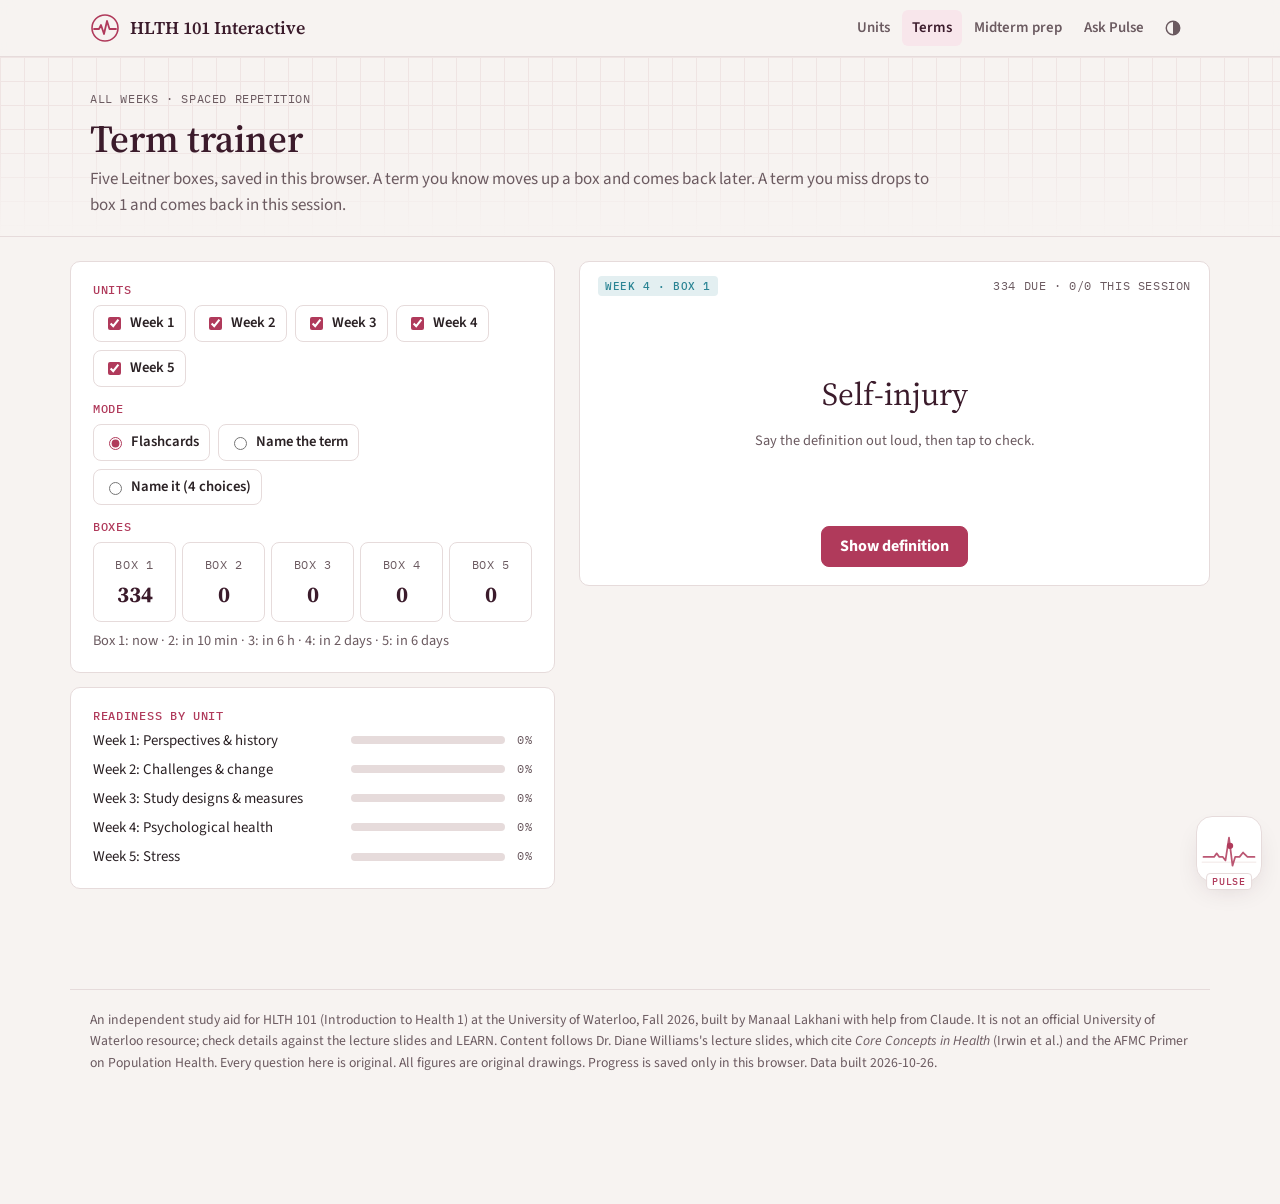
<file: terms.html>
<!DOCTYPE html>
<html lang="en">
<head>
<meta charset="utf-8">
<meta name="viewport" content="width=device-width, initial-scale=1, viewport-fit=cover">
<title>Term trainer | HLTH 101 Interactive</title>
<link rel="preconnect" href="https://fonts.googleapis.com"><link rel="preconnect" href="https://fonts.gstatic.com" crossorigin>
<link href="https://fonts.googleapis.com/css2?family=IBM+Plex+Mono:wght@400;500&family=Source+Sans+3:ital,wght@0,400;0,600;0,700;1,400&family=Source+Serif+4:ital,opsz,wght@0,8..60,400;0,8..60,600;0,8..60,700;1,8..60,400&display=swap" rel="stylesheet">
<link rel="stylesheet" href="assets/site.css">
</head>
<body>
<header id="nav"></header>
<section class="phead"><div class="wrap">
  <span class="mono">All weeks · spaced repetition</span>
  <h1>Term trainer</h1>
  <p class="muted" style="margin:0;max-width:50em">Five Leitner boxes, saved in this browser. A term you know moves up a box and comes back later. A term you miss drops to box 1 and comes back in this session.</p>
</div></section>
<main class="wrap main">
  <div class="split">
    <div>
      <div class="card"><div class="kicker">Units</div><div class="choose" id="units"></div>
        <div class="kicker" style="margin-top:6px">Mode</div><div class="choose" id="modes">
          <label><input type="radio" name="m" value="flash" checked>Flashcards</label>
          <label><input type="radio" name="m" value="name">Name the term</label>
          <label><input type="radio" name="m" value="choice">Name it (4 choices)</label></div>
        <div class="kicker" style="margin-top:6px">Boxes</div><div class="boxes" id="boxes"></div>
        <p class="small muted" style="margin:6px 0 0">Box 1: now · 2: in 10 min · 3: in 6 h · 4: in 2 days · 5: in 6 days</p>
      </div>
      <div class="card" style="margin-top:14px"><div class="kicker">Readiness by unit</div><div class="brk" id="ready"></div></div>
    </div>
    <div class="card" id="trainer" style="padding:0"></div>
  </div>
</main>
<footer id="foot"></footer>
<script src="studydata.js"></script>
<script src="assets/core.js"></script>
<script src="assets/figs.js"></script>
<script src="assets/act.js"></script>
<script src="assets/guide.js"></script>
<script>
(function(){
const {esc,$,$$,shuffle}=H; H.nav("terms"); H.foot();
const qsU=(new URLSearchParams(location.search).get("u")||"").toUpperCase();
const sel=new Set(qsU&&H.unit(qsU)?[qsU]:H.units.map(u=>u.id));
const INT=[0,0,10*6e4,6*36e5,2*864e5,6*864e5];
let mode="flash", queue=[], cur=null, flipped=false, sessionN=0, sessionR=0;
$("#units").innerHTML=H.units.map(u=>`<label style="--c:${H.color(u)}"><input type="checkbox" value="${u.id}" ${sel.has(u.id)?"checked":""}>Week ${u.n}</label>`).join("");
$$("#units input").forEach(i=>i.onchange=()=>{ i.checked?sel.add(i.value):sel.delete(i.value); build(); });
$$("#modes input").forEach(i=>i.onchange=()=>{ mode=i.value; show(); });
const terms=()=>Object.values(H.T).filter(t=>sel.has(t.unit));
const L=()=>H.get("leitner",{});
function stats(){
  const l=L(), b=[0,0,0,0,0,0]; terms().forEach(t=>b[(l[t.id]&&l[t.id].box)||1]++);
  $("#boxes").innerHTML=[1,2,3,4,5].map(i=>`<div><span class="mono">Box ${i}</span><b>${b[i]}</b></div>`).join("");
  $("#ready").innerHTML=H.units.map(u=>{ const r=H.readiness(u.id); return `<div>Week ${u.n}: ${esc(u.short)}</div><div class="bar" style="--c:${H.color(u)}"><i style="width:${r}%"></i></div><div class="mono">${r}%</div>`; }).join("");
}
function build(){
  const l=L(), now=Date.now();
  const due=terms().filter(t=>!l[t.id]||(l[t.id].due||0)<=now);
  queue=shuffle(due).sort((a,b)=>((l[a.id]||{}).box||1)-((l[b.id]||{}).box||1));
  stats(); next();
}
function next(){ cur=queue.shift()||null; flipped=false; show(); }
function grade(ok){
  const l=L(); const r=l[cur.id]||{box:1,n:0}; r.n++; r.box=ok?Math.min(5,(r.box||1)+1):1; r.due=Date.now()+INT[r.box]; l[cur.id]=r; H.set("leitner",l);
  H.markTested(cur.id); sessionN++; if(ok) sessionR++;
  if(!ok) queue.splice(Math.min(queue.length,4),0,cur);
  stats(); next();
}
const norm=s=>String(s).toLowerCase().replace(/\(.*?\)/g," ").replace(/[^a-z0-9 ]/g," ").replace(/\b(the|a|an)\b/g," ").replace(/\s+/g," ").trim();
function lev(a,b){ const m=[...Array(b.length+1).keys()]; for(let i=1;i<=a.length;i++){ let p=m[0]; m[0]=i; for(let j=1;j<=b.length;j++){ const t=m[j]; m[j]=Math.min(m[j]+1,m[j-1]+1,p+(a[i-1]===b[j-1]?0:1)); p=t; } } return m[b.length]; }
function close(a,t){ a=norm(a); const b=norm(t); if(!a) return false; if(a===b) return true; if(b.length>5&&(b.includes(a)&&a.length/b.length>.55)) return true; return lev(a,b)<=Math.max(1,Math.floor(b.length*.2)); }
function show(){
  const box=$("#trainer"); const u=cur&&H.unit(cur.unit);
  if(!cur){ box.innerHTML=`<div class="flash"><div class="big">Nothing due right now.</div><p class="muted">${sessionN?`This session: ${sessionR}/${sessionN} right. `:""}Terms you knew are scheduled for later.</p><div class="row"><button class="btn" id="ahead">Study ahead anyway</button></div></div>`;
    $("#ahead").onclick=()=>{ const l=L(); queue=shuffle(terms()).sort((a,b)=>((l[a.id]||{}).box||1)-((l[b.id]||{}).box||1)).slice(0,30); next(); }; return; }
  const head=`<div class="row" style="justify-content:space-between;padding:14px 18px 0"><span class="pill" style="--c:${H.color(u)}">Week ${u.n} · box ${((L()[cur.id]||{}).box)||1}</span><span class="mono">${queue.length+1} due · ${sessionR}/${sessionN} this session</span></div>`;
  if(mode==="flash"){
    box.innerHTML=head+`<div class="flash" id="card" tabindex="0" role="button" aria-label="Flip card">${flipped?`<div class="mono">${esc(cur.term)}</div><div style="max-width:34em">${esc(cur.def)}</div>${cur.ex?`<div class="small muted" style="max-width:34em">Example: ${esc(cur.ex)}</div>`:""}<div class="src">${esc(cur.src||"")}</div>`:`<div class="big">${esc(cur.term)}</div><div class="muted small">Say the definition out loud, then tap to check.</div>`}</div>
      <div class="row" style="padding:0 18px 18px;justify-content:center">${flipped?`<button class="btn ghost" id="no">Missed it</button><button class="btn" id="yes">Knew it</button>`:`<button class="btn" id="flip">Show definition</button>`}</div>`;
    const flip=()=>{ flipped=true; show(); };
    if(!flipped){ $("#card").onclick=flip; $("#flip").onclick=flip; $("#card").onkeydown=e=>{ if(e.key==="Enter"||e.key===" "){ e.preventDefault(); flip(); } }; }
    else { $("#no").onclick=()=>grade(false); $("#yes").onclick=()=>grade(true); }
    return;
  }
  const useEx=cur.ex&&Math.random()<.35; const clue=useEx?`Example: ${cur.ex}`:cur.def;
  if(mode==="name"){
    box.innerHTML=head+`<div class="flash" style="align-items:stretch;text-align:left"><div class="kicker">${useEx?"Which term does this example show?":"Which term is this?"}</div><div style="font-size:1.08rem">${esc(clue)}</div>
      <input class="answer-in" id="ans" placeholder="Type the term" autocomplete="off"><div id="fb"></div></div><div class="row" style="padding:0 18px 18px"><button class="btn" id="chk">Check</button><button class="btn ghost" id="idk">I don't know</button></div>`;
    const inp=$("#ans"); inp.focus();
    const check=(given)=>{ const ok=given!=null&&close(given,cur.term);
      $("#fb").innerHTML=`<div class="fb ${ok?"ok":"bad"}"><b>${ok?"Correct.":"The term is: "+esc(cur.term)}</b>${ok?esc(cur.term):""} <span class="src">${esc(cur.src||"")}</span></div>`;
      $(".row",box).innerHTML=ok?`<button class="btn" id="go">Next</button>`:`<button class="btn" id="go">Next</button><button class="btn ghost" id="over">I was right</button>`;
      $("#go").onclick=()=>grade(ok); if($("#over")) $("#over").onclick=()=>grade(true); $("#go").focus(); };
    $("#chk").onclick=()=>check(inp.value); $("#idk").onclick=()=>check(null); inp.onkeydown=e=>{ if(e.key==="Enter") check(inp.value); };
    return;
  }
  const same=Object.values(H.T).filter(t=>t.unit===cur.unit&&t.id!==cur.id); const opts=shuffle([cur,...shuffle(same).slice(0,3)]);
  box.innerHTML=head+`<div style="padding:14px 18px 18px"><div class="kicker">${useEx?"Which term does this example show?":"Which term is this?"}</div><div style="font-size:1.08rem;margin-bottom:6px">${esc(clue)}</div><div class="opts">${opts.map(t=>`<button class="opt" data-id="${t.id}">${esc(t.term)}</button>`).join("")}</div><div id="fb"></div></div>`;
  $$(".opt",box).forEach(b=>b.onclick=()=>{ const ok=b.dataset.id===cur.id; $$(".opt",box).forEach(x=>{ x.disabled=true; if(x.dataset.id===cur.id) x.classList.add("right"); }); if(!ok) b.classList.add("wrong");
    $("#fb").innerHTML=`<div class="fb ${ok?"ok":"bad"}"><b>${ok?"Correct.":"Not quite."}</b>${esc(cur.term)}: ${esc(cur.def)} <span class="src">${esc(cur.src||"")}</span></div><button class="btn" id="go">Next</button>`; $("#go").onclick=()=>grade(ok); $("#go").focus(); });
}
build();
})();
</script>
</body>
</html>
</file>
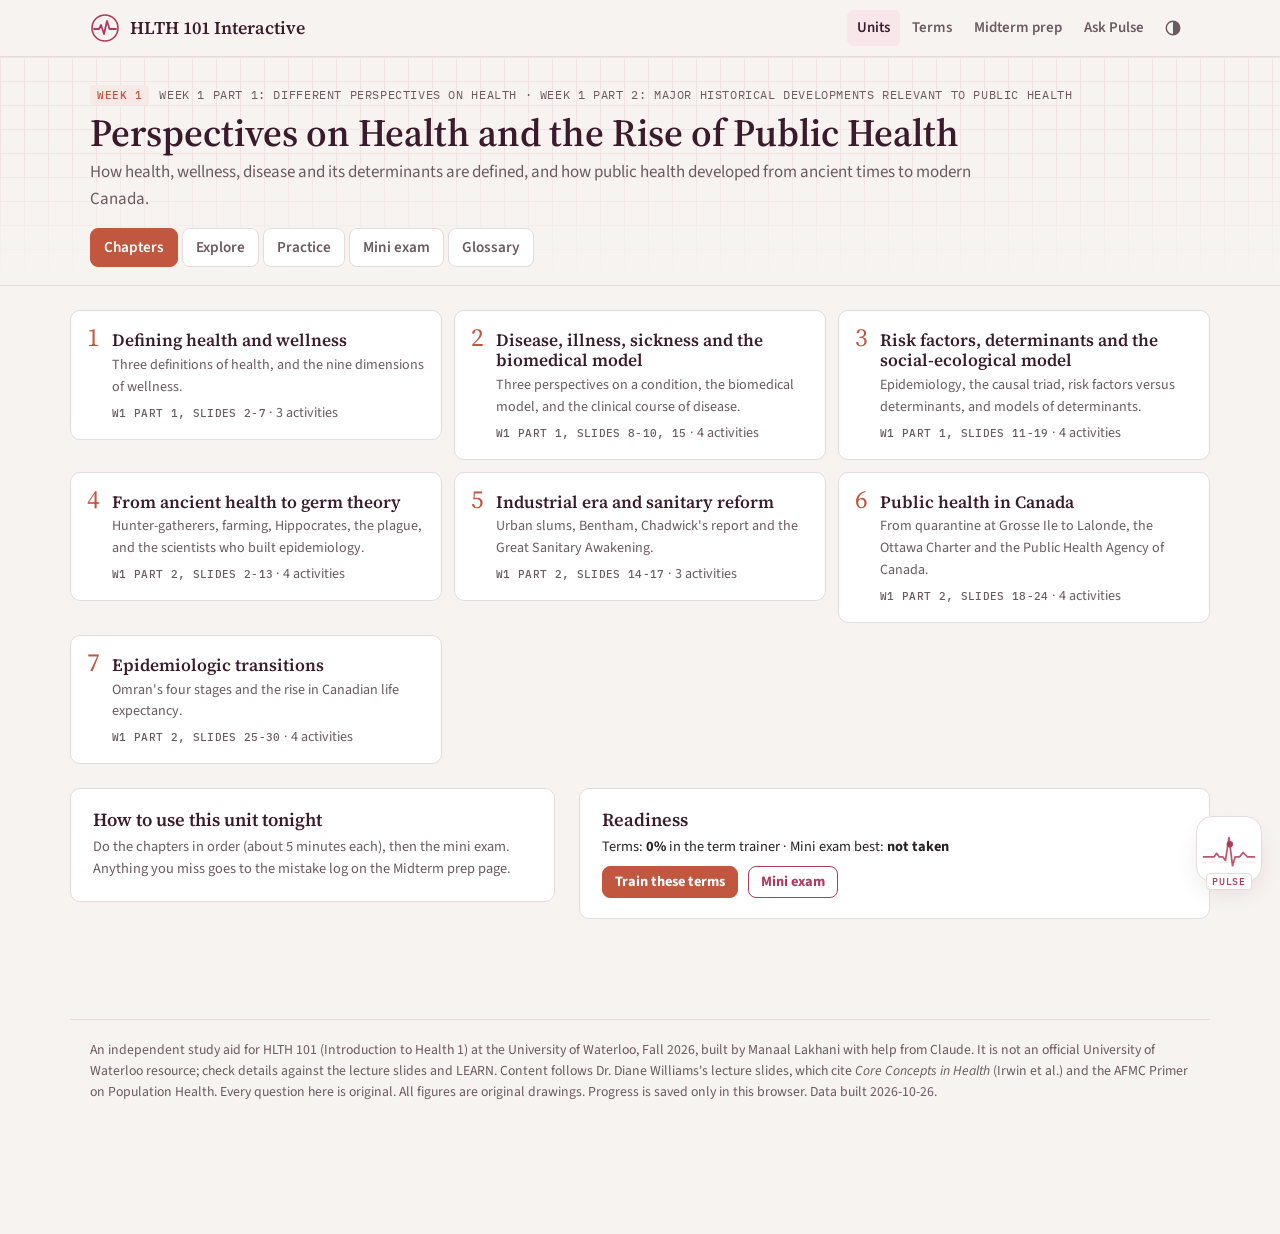
<file: unit.html>
<!DOCTYPE html>
<html lang="en">
<head>
<meta charset="utf-8">
<meta name="viewport" content="width=device-width, initial-scale=1, viewport-fit=cover">
<title>Unit | HLTH 101 Interactive</title>
<link rel="preconnect" href="https://fonts.googleapis.com"><link rel="preconnect" href="https://fonts.gstatic.com" crossorigin>
<link href="https://fonts.googleapis.com/css2?family=IBM+Plex+Mono:wght@400;500&family=Source+Sans+3:ital,wght@0,400;0,600;0,700;1,400&family=Source+Serif+4:ital,opsz,wght@0,8..60,400;0,8..60,600;0,8..60,700;1,8..60,400&display=swap" rel="stylesheet">
<link rel="stylesheet" href="assets/site.css">
</head>
<body>
<header id="nav"></header>
<section class="phead" id="phead"></section>
<main class="wrap main" id="view"></main>
<footer id="foot"></footer>
<script src="studydata.js"></script>
<script src="assets/core.js"></script>
<script src="assets/figs.js"></script>
<script src="assets/act.js"></script>
<script src="assets/guide.js"></script>
<script>
(function(){
const {esc,$,$$}=H;
const uid=(new URLSearchParams(location.search).get("u")||"W1").toUpperCase();
const U=H.unit(uid)||H.units[0];
const C=H.color(U);
document.title=`Week ${U.n}: ${U.short} | HLTH 101 Interactive`;
document.documentElement.style.setProperty("--c",C);
H.nav("units"); H.foot();
const TABS=[["chapters","Chapters"],["explore","Explore"],["practice","Practice"],["exam","Mini exam"],["glossary","Glossary"]];
$("#phead").innerHTML=`<div class="wrap"><div class="row"><span class="pill" style="--c:${C}">Week ${U.n}</span><span class="mono">${esc((U.lectures||[]).join(" · "))}</span></div>
  <h1>${esc(U.title)}</h1><p class="muted" style="margin:0;max-width:52em">${esc(U.blurb)}</p>
  <div class="tabs" role="tablist">${TABS.map(([k,l])=>`<a class="tab" href="#${k}" data-t="${k}" style="--c:${C}">${l}</a>`).join("")}</div></div>`;
const view=$("#view");
function setTab(t){ $$(".tab").forEach(a=>a.setAttribute("aria-current",a.dataset.t===t?"true":"false")); }
function route(){
  const h=location.hash.slice(1);
  if(h.startsWith("ch=")) return chapter(h.slice(3));
  const t=TABS.find(x=>x[0]===h)?h:"chapters"; setTab(t);
  ({chapters,explore,practice,exam,glossary})[t]();
  window.scrollTo(0,0);
}
window.addEventListener("hashchange",route);

/* chapters list */
function chapters(){
  const prog=H.get("progress",{});
  view.innerHTML=`<ol class="chlist">${U.chapters.map((c,i)=>{ const p=prog[c.id];
    return `<li><a class="chitem" href="#ch=${c.id}" style="--c:${C}"><span class="chnum">${i+1}</span><h3>${esc(c.title)}</h3><span class="meta">${esc(c.blurb||"")}</span>
      <span class="meta"><span class="src">${esc(c.src||"")}</span> · ${c.steps.length} activities${p?` · <span class="done-tag">first try ${H.pct(p.first.s,p.first.t)}%${p.best>H.pct(p.first.s,p.first.t)?`, best ${p.best}%`:""}</span>`:""}${H.isNew(c.added)?' · <span class="pill new">new</span>':""}</span></a></li>`; }).join("")}</ol>
    <div class="split" style="margin-top:24px"><div class="card"><h3>How to use this unit tonight</h3><p class="muted small" style="margin:0">Do the chapters in order (about 5 minutes each), then the mini exam. Anything you miss goes to the mistake log on the Midterm prep page.</p></div>
    <div class="card"><h3>Readiness</h3><p class="small" style="margin:0">Terms: <b>${H.readiness(U.id)}%</b> in the term trainer · Mini exam best: <b>${(H.get("exam",{})[U.id]||{}).best??"not taken"}${(H.get("exam",{})[U.id]||{}).best!=null?"%":""}</b></p><div class="row" style="margin-top:8px"><a class="btn sm" href="terms.html?u=${U.id}" style="--accent:${C}">Train these terms</a><a class="btn sm ghost" href="#exam">Mini exam</a></div></div></div>`;
}

/* one chapter */
function chapter(id){
  setTab("chapters");
  const ci=U.chapters.findIndex(c=>c.id===id); if(ci<0){ location.hash="chapters"; return; }
  const c=U.chapters[ci]; const terms=U.terms.filter(t=>t.ch===c.id); H.markSeen(terms.map(t=>t.id));
  let si=0; const scores=[];
  function draw(){
    const fin=si>=c.steps.length;
    view.innerHTML=`<div class="crumb"><button class="back" onclick="location.hash='chapters'">All chapters</button><h2>${ci+1}. ${esc(c.title)}</h2>
      <div class="steps" aria-label="Progress">${c.steps.map((s,i)=>`<i class="${i<si?"on":""} ${i===si?"cur":""}"></i>`).join("")}</div></div>
      <div class="stage"><div class="panel learn"><div class="kicker">Learn · <span class="src">${esc(c.src||"")}</span></div><div>${c.learn}</div>
        ${terms.length?`<div class="kicker" style="margin-top:12px">Terms in this chapter</div>${terms.map(t=>`<details class="small" style="margin:4px 0"><summary><b>${esc(t.term)}</b></summary><div>${esc(t.def)}${t.ex?` <i>Example: ${esc(t.ex)}</i>`:""} <span class="src">${esc(t.src||"")}</span></div></details>`).join("")}`:""}</div>
        <div class="panel" id="stepbox"></div></div>`;
    const box=$("#stepbox");
    if(fin){ const s=scores.reduce((a,b)=>a+b[0],0), t=scores.reduce((a,b)=>a+b[1],0); const r=H.saveCh(c.id,s,t); const nx=U.chapters[ci+1];
      box.innerHTML=`<div class="kicker">Chapter done</div><h3>${s} / ${t} on this run · first try ${H.pct(r.first.s,r.first.t)}%</h3><p>${esc(c.summary||"")}</p>
        <div class="row">${nx?`<a class="btn" href="#ch=${nx.id}" style="--accent:${C}">Next: ${esc(nx.title)}</a>`:`<a class="btn" href="#exam" style="--accent:${C}">Take the mini exam</a>`}<button class="btn ghost" id="redo">Redo chapter</button></div>`;
      $("#redo").onclick=()=>{ si=0; scores.length=0; draw(); }; return; }
    const st=c.steps[si]; const holder=document.createElement("div"); box.append(holder);
    const nav=document.createElement("div"); nav.className="navrow"; nav.innerHTML=`<span class="mono">Activity ${si+1} of ${c.steps.length}</span><button class="btn sm nx" disabled style="--accent:${C}">${si+1===c.steps.length?"Finish chapter":"Next"}</button>`; box.append(nav);
    H.renderStep(holder,st,(s,t)=>{ scores[si]=[s,t]; $(".nx",nav).disabled=false; },{color:C});
    $(".nx",nav).onclick=()=>{ si++; draw(); $("#stepbox").scrollIntoView({block:"nearest"}); };
  }
  draw(); window.scrollTo(0,0);
}

/* explore */
function explore(){
  const ex=(U.explore||[]); if(!ex.length){ view.innerHTML=`<p class="muted">No figure for this unit yet.</p>`; return; }
  let fi=0, on=null;
  function draw(){
    const e=ex[fi], f=H.FIG[e.fig]; const items=e.items||{}; const keys=Object.keys(f.slots); on=on||keys[0]; const it=items[on]||{};
    const labels={}; keys.forEach(k=>{ if(items[k]&&items[k].label) labels[k]=items[k].label; });
    view.innerHTML=`${ex.length>1?`<div class="row" style="margin-bottom:12px">${ex.map((x,i)=>`<button class="btn sm ${i===fi?"":"ghost"}" data-f="${i}" style="--accent:${C}">${esc(x.title||H.FIG[x.fig].title)}</button>`).join("")}</div>`:""}
      <div class="stage"><figure class="plate">${H.figSVG(e.fig,{mode:"explore",labels,on,color:C})}<figcaption><b>Fig. ${fi+1}</b> ${esc(e.caption||f.caption)} Click any box to read about it.</figcaption></figure>
      <div class="panel"><div class="kicker">${esc(e.title||f.title)}</div><h3>${esc(labels[on]||f.labels[on])}</h3><p>${esc(it.text||"")}</p>${it.src?`<div class="src">${esc(it.src)}</div>`:""}
      <div class="row" style="margin-top:12px"><button class="btn sm ghost" id="prev">Previous</button><button class="btn sm" id="next" style="--accent:${C}">Next part</button></div></div></div>`;
    $$("[data-f]").forEach(b=>b.onclick=()=>{ fi=+b.dataset.f; on=null; draw(); });
    $$(".slot",view).forEach(g=>{ g.onclick=()=>{ on=g.dataset.slot; draw(); }; g.onkeydown=ev=>{ if(ev.key==="Enter"||ev.key===" "){ ev.preventDefault(); on=g.dataset.slot; draw(); } }; });
    const i=keys.indexOf(on); $("#prev").onclick=()=>{ on=keys[(i-1+keys.length)%keys.length]; draw(); }; $("#next").onclick=()=>{ on=keys[(i+1)%keys.length]; draw(); };
  }
  draw();
}

function practice(){
  view.innerHTML=`<p class="sub" style="margin-top:0">Endless random questions from this unit, instant feedback. Questions you miss come back more often.</p><div id="pr"></div>
    <p class="small muted">Want several units at once? Use <a href="midterm.html#practice">mixed practice</a> on the Midterm prep page.</p>`;
  H.practice($("#pr"),{units:()=>[U.id]});
}
function exam(){
  const n=Math.min(15,H.bank([U.id]).length);
  const start=()=>H.exam(view,H.pickBalanced([U.id],n),{scope:U.id,title:`Week ${U.n} mini exam`,kicker:U.short,groupBy:"ch",again:start});
  const rec=H.get("exam",{})[U.id];
  view.innerHTML=`<div class="card"><div class="kicker">Mini exam</div><h2>${n} questions, no feedback until you submit</h2><p class="muted">Then you get a breakdown by chapter, a list of what to relearn with links back, and an explanation for every question.${rec?` Your best so far: <b>${rec.best}%</b>.`:""}</p><button class="btn" id="go" style="--accent:${C}">Start</button></div>`;
  $("#go").onclick=start;
}
function glossary(){
  const seen=H.get("seen",{}); let q="", f="all";
  view.innerHTML=`<div class="gl-tools"><input type="search" placeholder="Search ${U.terms.length} terms" aria-label="Search terms"><div class="choose" style="margin:0">${["all","not yet seen","seen","tested"].map(x=>`<label><input type="radio" name="f" value="${x}" ${x==="all"?"checked":""}>${x}</label>`).join("")}</div></div><div class="gl"></div>`;
  const draw=()=>{ const st=t=>seen[t.id]||"not yet seen";
    $(".gl",view).innerHTML=U.terms.filter(t=>(f==="all"||st(t)===f)&&(t.term+" "+t.def).toLowerCase().includes(q)).sort((a,b)=>a.term.localeCompare(b.term)).map(t=>`<div class="it"><span class="st ${st(t).split(" ")[0]}">${st(t)}</span><b>${esc(t.term)}</b>${H.isNew(t.added)?' <span class="pill new">new</span>':""}<div>${esc(t.def)}</div>${t.ex?`<div class="small muted">Example: ${esc(t.ex)}</div>`:""}<div class="src">${esc(t.src||"")}${t.ch?` · <a href="#ch=${t.ch}">chapter</a>`:""}</div></div>`).join("")||`<p class="muted">No matches.</p>`; };
  $("input[type=search]",view).oninput=e=>{ q=e.target.value.toLowerCase(); draw(); };
  $$("input[name=f]",view).forEach(r=>r.onchange=()=>{ f=r.value; draw(); });
  draw();
}
route();
})();
</script>
</body>
</html>
</file>
<file: assets/site.css>
/* HLTH 101 Interactive: shared styles. Same layout system as the BIOL 130 site, warmer clinical palette. */
:root{
  --page:#f7f3f1; --paper:#ffffff; --ink:#2a2124; --ink2:#6b5a60; --rule:#e6dbdb; --grid:#efe4e3; --head:#3b1b2b;
  --accent:#b03a5b; --accentInk:#ffffff; --accentSoft:#f8e6eb;
  --ok:#2e7a55; --okSoft:#e3f2e9; --bad:#b0383a; --badSoft:#f9e3e2; --chip:#f6eeee;
  --u1:#c0573e; --u2:#b27a14; --u3:#4b5fae; --u4:#2a8494; --u5:#8a4a9b; --mid:#9b2c44;
  --display:"Source Serif 4", Georgia, serif; --sans:"Source Sans 3", system-ui, -apple-system, "Segoe UI", Arial, sans-serif; --mono:"IBM Plex Mono", ui-monospace, SFMono-Regular, Menlo, monospace;
  --fig-stroke:#4a2a38; --fig-fill:#fdf9f7; --fig-soft:#f6ebec; --shadow:rgba(59,27,43,.30);
  box-sizing:border-box; padding-top:env(safe-area-inset-top,0px); padding-bottom:env(safe-area-inset-bottom,0px);
}
@media (prefers-color-scheme: dark){ :root:not([data-theme="light"]){
  --page:#171014; --paper:#21181c; --ink:#f2e8eb; --ink2:#bfaab1; --rule:#3a2b31; --grid:#261b20; --head:#f8e6ec;
  --accent:#ef8cab; --accentInk:#2a0f1a; --accentSoft:#3b222b; --ok:#72c79a; --okSoft:#1b3126; --bad:#ef9690; --badSoft:#3d2020; --chip:#2b2025;
  --u1:#ee9a83; --u2:#e3b456; --u3:#9eaaf0; --u4:#6cc5d3; --u5:#cf9ade; --mid:#f08aa0;
  --fig-stroke:#e7cdd6; --fig-fill:#261c21; --fig-soft:#2f2228; --shadow:rgba(0,0,0,.5);
} }
:root[data-theme="dark"]{
  --page:#171014; --paper:#21181c; --ink:#f2e8eb; --ink2:#bfaab1; --rule:#3a2b31; --grid:#261b20; --head:#f8e6ec;
  --accent:#ef8cab; --accentInk:#2a0f1a; --accentSoft:#3b222b; --ok:#72c79a; --okSoft:#1b3126; --bad:#ef9690; --badSoft:#3d2020; --chip:#2b2025;
  --u1:#ee9a83; --u2:#e3b456; --u3:#9eaaf0; --u4:#6cc5d3; --u5:#cf9ade; --mid:#f08aa0;
  --fig-stroke:#e7cdd6; --fig-fill:#261c21; --fig-soft:#2f2228; --shadow:rgba(0,0,0,.5);
}
*,*::before,*::after{box-sizing:inherit}
html{scroll-behavior:smooth;-webkit-text-size-adjust:100%}
body{margin:0;background:var(--page);color:var(--ink);font-family:var(--sans);font-size:17px;line-height:1.55;overflow-x:hidden}
a{color:var(--accent)}
button{font:inherit;color:inherit}
:focus-visible{outline:3px solid var(--accent);outline-offset:2px}
h1,h2,h3,h4{font-family:var(--display);color:var(--head);font-weight:600;line-height:1.15;margin:0}
p{margin:0 0 .8em}
.wrap{max-width:1140px;margin:0 auto;padding:0 20px}
.mono{font-family:var(--mono);font-size:.76rem;letter-spacing:.05em;text-transform:uppercase;color:var(--ink2)}
.muted{color:var(--ink2)} .small{font-size:.9rem}
.sr{position:absolute;width:1px;height:1px;overflow:hidden;clip:rect(0 0 0 0)}

/* nav */
.nav{position:sticky;top:0;z-index:30;background:color-mix(in srgb,var(--page) 90%,transparent);backdrop-filter:blur(8px);-webkit-backdrop-filter:blur(8px);border-bottom:1px solid var(--rule)}
.nav .wrap{display:flex;align-items:center;gap:14px;min-height:56px}
.logo{display:flex;align-items:center;gap:10px;text-decoration:none;color:var(--head);font-family:var(--display);font-weight:600;font-size:1.12rem;white-space:nowrap}
.logo svg{flex:none}
.nav nav{margin-left:auto;display:flex;gap:2px;flex-wrap:wrap;align-items:center}
.nav nav a,.nav nav button{color:var(--ink2);text-decoration:none;font-weight:600;padding:6px 10px;border-radius:6px;font-size:.93rem;background:none;border:0;cursor:pointer}
.nav nav a:hover,.nav nav button:hover,.nav nav a[aria-current="page"]{color:var(--head);background:var(--accentSoft)}
.themebtn{width:34px;height:34px;display:grid;place-items:center;padding:0!important}

/* buttons, pills */
.btn{display:inline-flex;align-items:center;justify-content:center;gap:8px;padding:10px 18px;border-radius:8px;background:var(--accent);color:var(--accentInk);font-weight:700;text-decoration:none;border:1.5px solid var(--accent);font-size:1rem;cursor:pointer;line-height:1.2}
.btn.ghost{background:var(--paper);color:var(--accent)}
.btn.sm{padding:6px 12px;font-size:.9rem}
.btn:hover{filter:brightness(1.06)}
.btn[disabled]{opacity:.45;cursor:not-allowed;filter:none}
.btns,.row{display:flex;gap:10px;flex-wrap:wrap;align-items:center}
.pill{display:inline-block;font:500 .7rem var(--mono);letter-spacing:.05em;text-transform:uppercase;border-radius:4px;padding:3px 7px;background:color-mix(in srgb,var(--c,var(--accent)) 13%,var(--paper));color:var(--c,var(--accent));white-space:nowrap}
.pill.new{--c:var(--mid)}
.src{font:500 .7rem var(--mono);letter-spacing:.03em;color:var(--ink2);text-transform:uppercase}

/* hero */
.hero{position:relative;padding:44px 0 26px;background-image:linear-gradient(var(--grid) 1px,transparent 1px),linear-gradient(90deg,var(--grid) 1px,transparent 1px);background-size:24px 24px;background-position:-1px -1px;border-bottom:1px solid var(--rule)}
.hero::after{content:"";position:absolute;inset:0;background:linear-gradient(180deg,transparent 55%,var(--page));pointer-events:none}
.hero .wrap{position:relative;z-index:1;display:grid;grid-template-columns:minmax(0,1fr) minmax(0,1.08fr);gap:34px;align-items:center}
.hero h1{font-size:clamp(2.1rem,4.6vw,3.3rem);letter-spacing:-.015em}
.hero h1 em{font-style:italic;color:var(--accent)}
.lede{font-size:1.12rem;max-width:31em;margin:16px 0 22px}
.counts{display:flex;gap:24px;flex-wrap:wrap;margin-top:24px;padding-top:16px;border-top:1px solid var(--rule)}
.counts span{font-family:var(--mono);font-size:.7rem;letter-spacing:.05em;text-transform:uppercase;color:var(--ink2)}
.counts b{display:block;font-family:var(--display);font-size:1.7rem;color:var(--head);font-weight:600;letter-spacing:0;text-transform:none}

/* plates (figures) */
.plate{margin:0;background:var(--paper);border:1px solid var(--rule);border-radius:10px;padding:14px 14px 10px;box-shadow:0 1px 0 var(--rule),0 18px 40px -26px var(--shadow)}
.plate svg{display:block;width:100%;height:auto;touch-action:manipulation}
.plate figcaption{font-family:var(--display);font-size:.92rem;color:var(--ink2);margin-top:6px;line-height:1.4}
.plate figcaption b{color:var(--head);font-weight:600}
svg.fig text{font-family:var(--sans);fill:var(--ink)}
svg.fig .ln{fill:none;stroke:var(--fig-stroke);stroke-width:1.4}
svg.fig .lt{fill:none;stroke:var(--fig-stroke);stroke-width:.8;opacity:.7}
svg.fig .fl{fill:var(--fig-fill)} svg.fig .sf{fill:var(--fig-soft)}
svg.fig .cap{font-family:var(--mono);font-size:10px;fill:var(--ink2);letter-spacing:.04em;text-transform:uppercase}
svg.fig .slot rect{fill:var(--paper);stroke:var(--c,var(--accent));stroke-width:1.3;rx:6}
svg.fig .slot text{font-size:12.5px;font-weight:600;fill:var(--head)}
svg.fig .slot{cursor:pointer}
svg.fig .slot:hover rect,svg.fig .slot.on rect{fill:color-mix(in srgb,var(--c,var(--accent)) 14%,var(--paper))}
svg.fig .slot.empty rect{stroke-dasharray:4 3;fill:var(--chip)}
svg.fig .slot.empty text{fill:var(--ink2);font-weight:400}
svg.fig .slot.right rect{stroke:var(--ok);fill:var(--okSoft)}
svg.fig .slot.wrong rect{stroke:var(--bad);fill:var(--badSoft)}
svg.fig .slot.drop rect{stroke-width:2.5}

/* sections + hub */
.sec{padding:30px 0}
.sec h2{font-size:clamp(1.55rem,2.8vw,2.05rem)}
.sub{color:var(--ink2);margin:6px 0 18px;max-width:46em}
.mods{display:grid;grid-template-columns:repeat(3,minmax(0,1fr));gap:16px}
.mod{position:relative;background:var(--paper);border:1px solid var(--rule);border-radius:10px;padding:18px 18px 16px 22px;display:flex;flex-direction:column;gap:10px;text-decoration:none;color:inherit;transition:border-color .2s,box-shadow .2s;overflow:hidden}
.mod:hover{border-color:var(--c);box-shadow:0 10px 26px -18px var(--shadow)}
.mod::before{content:"";position:absolute;inset:0 auto 0 0;width:4px;background:var(--c)}
.mod .top{display:flex;align-items:center;gap:12px}
.icon{width:52px;height:52px;border-radius:8px;background:color-mix(in srgb,var(--c) 10%,var(--paper));border:1px solid color-mix(in srgb,var(--c) 25%,var(--paper));display:flex;align-items:center;justify-content:center;flex:none}
.mod .num{font:500 .72rem var(--mono);letter-spacing:.08em;color:var(--c);text-transform:uppercase}
.mod h3{font-size:1.2rem;margin-top:3px}
.mod ul{margin:0;padding-left:18px;color:var(--ink2);font-size:.92rem}
.mod .prog{display:flex;gap:14px;align-items:center;margin-top:auto;padding-top:10px;border-top:1px dashed var(--rule);font-size:.86rem;color:var(--ink2)}
.ring{--p:0;width:42px;height:42px;border-radius:50%;background:conic-gradient(var(--c,var(--accent)) calc(var(--p)*1%),var(--rule) 0);display:grid;place-items:center;flex:none}
.ring span{width:33px;height:33px;border-radius:50%;background:var(--paper);display:grid;place-items:center;font:500 .66rem var(--mono);color:var(--head)}
.mod .go{margin-left:auto;font-weight:700;color:var(--c)}
.mod.mid{grid-column:span 2;background:linear-gradient(135deg,color-mix(in srgb,var(--mid) 8%,var(--paper)),var(--paper) 60%)}
.mod.mid h3{font-size:1.45rem}
.how{display:grid;grid-template-columns:repeat(4,minmax(0,1fr));border:1px solid var(--rule);border-radius:10px;background:var(--paper);overflow:hidden}
.how div{padding:18px;border-right:1px solid var(--rule)} .how div:last-child{border-right:0}
.how b{display:block;font-family:var(--display);font-size:1.1rem;color:var(--head);margin:4px 0;font-weight:600}
.how .n{font:500 .72rem var(--mono);letter-spacing:.06em;color:var(--accent)}
.card{background:var(--paper);border:1px solid var(--rule);border-radius:10px;padding:20px 22px}
.card h2{font-size:1.4rem;margin-bottom:6px} .card h3{font-size:1.15rem;margin-bottom:6px}
.split{display:grid;grid-template-columns:minmax(0,1fr) minmax(0,1.3fr);gap:24px;align-items:start}
.foot{margin:40px auto 0;padding:20px 20px 130px;border-top:1px solid var(--rule);color:var(--ink2);font-size:.86rem}
.changelog{margin:0;padding-left:18px;color:var(--ink2);font-size:.92rem}

/* cram plan */
.plan{list-style:none;margin:0;padding:0;display:grid;gap:10px}
.plan li{display:grid;grid-template-columns:auto 1fr auto;gap:12px;align-items:center;background:var(--paper);border:1px solid var(--rule);border-radius:10px;padding:12px 14px}
.plan li.done{opacity:.6}
.plan li.done b{text-decoration:line-through}
.plan .t{font:500 .72rem var(--mono);color:var(--accent);letter-spacing:.05em;text-transform:uppercase;min-width:4.5em}
.plan .box{width:22px;height:22px;border-radius:5px;border:1.5px solid var(--rule);background:var(--paper);cursor:pointer;display:grid;place-items:center}
.plan li.done .box{background:var(--ok);border-color:var(--ok);color:#fff}
.plan b{color:var(--head)}

/* page header for inner pages */
.phead{padding:28px 0 18px;border-bottom:1px solid var(--rule);background-image:linear-gradient(var(--grid) 1px,transparent 1px),linear-gradient(90deg,var(--grid) 1px,transparent 1px);background-size:24px 24px;position:relative}
.phead::after{content:"";position:absolute;inset:0;background:linear-gradient(180deg,transparent 40%,var(--page));pointer-events:none}
.phead .wrap{position:relative;z-index:1}
.phead h1{font-size:clamp(1.7rem,3.6vw,2.4rem);margin:6px 0 4px}
.tabs{display:flex;gap:4px;flex-wrap:wrap;margin-top:16px}
.tab{background:var(--paper);border:1px solid var(--rule);border-radius:8px;padding:7px 13px;cursor:pointer;color:var(--ink2);font-weight:600;text-decoration:none;font-size:.95rem}
.tab:hover{color:var(--head)}
.tab[aria-current="true"]{color:var(--accentInk);background:var(--c,var(--accent));border-color:var(--c,var(--accent))}
.main{padding:24px 0 60px}

/* chapters list */
.chlist{list-style:none;margin:0;padding:0;display:grid;grid-template-columns:repeat(auto-fill,minmax(280px,1fr));gap:12px}
.chitem{background:var(--paper);border:1px solid var(--rule);border-radius:10px;padding:14px 16px;cursor:pointer;text-align:left;width:100%;display:grid;grid-template-columns:auto 1fr;gap:4px 12px;align-items:baseline;text-decoration:none;color:inherit}
.chitem:hover{border-color:var(--c,var(--accent))}
.chnum{font-family:var(--display);font-size:1.6rem;color:var(--c,var(--accent));grid-row:span 3;line-height:1}
.chitem h3{font-size:1.08rem}
.chitem .meta{grid-column:2;color:var(--ink2);font-size:.88rem}
.done-tag{color:var(--ok);font-weight:600}

/* chapter view */
.crumb{display:flex;align-items:center;gap:14px;flex-wrap:wrap;margin-bottom:14px}
.crumb h2{font-size:1.5rem}
.back{background:none;border:0;color:var(--c,var(--accent));cursor:pointer;font-weight:700;padding:0}
.steps{display:flex;gap:4px;flex:1;min-width:140px;max-width:380px;margin-left:auto}
.steps i{flex:1;height:6px;border-radius:3px;background:var(--rule)}
.steps i.on{background:var(--c,var(--accent))} .steps i.cur{background:var(--head)}
.stage{display:grid;grid-template-columns:minmax(0,1fr) minmax(0,1.35fr);gap:20px;align-items:start}
.panel{background:var(--paper);border:1px solid var(--rule);border-radius:10px;padding:18px 20px}
.panel h3{font-size:1.2rem;margin-bottom:8px}
.learn{font-size:1rem} .learn ul{padding-left:20px;margin:0 0 .8em}
.kicker{font:500 .72rem var(--mono);letter-spacing:.06em;text-transform:uppercase;color:var(--c,var(--accent));margin-bottom:6px}
.case{background:var(--chip);border-left:3px solid var(--c,var(--accent));padding:10px 14px;border-radius:0 8px 8px 0;margin:0 0 10px}
.q{font-weight:700;margin:4px 0 10px;font-size:1.04rem}
.opts{display:grid;gap:8px;margin:10px 0}
.opt{text-align:left;padding:10px 14px;border:1px solid var(--rule);border-radius:8px;background:var(--paper);cursor:pointer;line-height:1.35;width:100%}
.opt:hover:not([disabled]){border-color:var(--accent)}
.opt.sel{border-color:var(--accent);box-shadow:inset 0 0 0 1.5px var(--accent)}
.opt.right{border-color:var(--ok);background:var(--okSoft)}
.opt.wrong{border-color:var(--bad);background:var(--badSoft)}
.opt[disabled]{cursor:default}
.fb{border-left:4px solid var(--accent);background:var(--accentSoft);padding:10px 14px;border-radius:0 8px 8px 0;margin:10px 0}
.fb.ok{border-color:var(--ok);background:var(--okSoft)} .fb.bad{border-color:var(--bad);background:var(--badSoft)}
.navrow{display:flex;justify-content:space-between;gap:10px;margin-top:16px;flex-wrap:wrap}

/* interactives */
.pool{display:flex;flex-wrap:wrap;gap:8px;margin:10px 0;min-height:44px;padding:8px;border:1px dashed var(--rule);border-radius:8px}
.chipc{border:1px solid var(--rule);border-radius:8px;padding:8px 11px;background:var(--paper);cursor:grab;text-align:left;line-height:1.3;font-size:.93rem;touch-action:none;user-select:none;-webkit-user-select:none}
.chipc:hover{border-color:var(--accent)}
.chipc.sel{border-color:var(--accent);box-shadow:0 0 0 2px var(--accent) inset}
.chipc.right{border-color:var(--ok);background:var(--okSoft)} .chipc.wrong{border-color:var(--bad);background:var(--badSoft)}
.chipc .why{display:block;font-size:.82rem;color:var(--ink2);margin-top:3px}
.ghost-drag{position:fixed;z-index:999;pointer-events:none;opacity:.9;box-shadow:0 8px 24px -8px var(--shadow);transform:translate(-50%,-50%) rotate(-1.5deg)}
.bins{display:grid;grid-template-columns:repeat(auto-fit,minmax(160px,1fr));gap:8px;margin:10px 0}
.bin{border:1px solid var(--rule);border-radius:8px;padding:8px;min-height:96px;background:var(--chip);display:flex;flex-direction:column;gap:6px}
.bin h4{margin:0 0 2px;font:600 .9rem var(--sans);color:var(--head)}
.bin.drop,.slotc.drop{outline:2px solid var(--accent);outline-offset:1px}
.olist{display:grid;gap:8px;margin:10px 0;counter-reset:o}
.slotc{display:flex;gap:10px;align-items:center;border:1px dashed var(--rule);border-radius:8px;padding:8px 10px;min-height:44px;background:var(--paper);cursor:pointer}
.slotc .n{font-family:var(--display);color:var(--c,var(--accent));font-weight:600;min-width:1.3em}
.slotc.filled{border-style:solid}
.slotc.right{border-color:var(--ok);background:var(--okSoft)} .slotc.wrong{border-color:var(--bad);background:var(--badSoft)}
.mgrid{display:grid;grid-template-columns:minmax(0,1fr) minmax(0,1.4fr);gap:8px 10px;margin:10px 0;align-items:stretch}
.mleft{background:var(--chip);border-radius:8px;padding:8px 10px;font-weight:600;color:var(--head);display:flex;align-items:center}
.cmp{display:grid;grid-template-columns:1fr 1fr;gap:10px;margin:10px 0}
.cmp > div{border:1px solid var(--rule);border-radius:8px;padding:10px 12px;background:var(--chip)}
.cmp h4{font-size:1.02rem;margin-bottom:4px} .cmp ul{margin:0;padding-left:18px;font-size:.93rem}
.scen{border:1px solid var(--rule);border-radius:8px;padding:10px 12px;margin:8px 0}
.scen .row{margin-top:8px}
.tbl{overflow-x:auto;margin:10px 0;border:1px solid var(--rule);border-radius:8px}
.tbl table{border-collapse:collapse;width:100%;font-size:.9rem;background:var(--paper)}
.tbl th,.tbl td{padding:6px 10px;border-bottom:1px solid var(--rule);text-align:left;vertical-align:top}
.tbl th{font:600 .74rem var(--mono);letter-spacing:.03em;text-transform:uppercase;color:var(--ink2);background:var(--chip)}
.tbl caption{caption-side:top;text-align:left;font-family:var(--display);padding:8px 10px;color:var(--head)}
.lchips{display:flex;flex-wrap:wrap;gap:6px;margin:10px 0}

/* exam, practice */
.ex-q{border-top:1px solid var(--rule);padding:16px 0}
.ex-q:first-child{border-top:0}
.bar{height:8px;background:var(--rule);border-radius:4px;overflow:hidden}
.bar i{display:block;height:100%;background:var(--c,var(--accent))}
.brk{display:grid;grid-template-columns:minmax(0,1.6fr) minmax(0,1fr) auto;gap:6px 12px;align-items:center;font-size:.93rem}
.timer{font:600 1.05rem var(--mono);color:var(--head)}
.timer.low{color:var(--bad)}
.choose{display:flex;flex-wrap:wrap;gap:8px;margin:8px 0 14px}
.choose label{display:flex;gap:6px;align-items:center;border:1px solid var(--rule);border-radius:8px;padding:6px 10px;background:var(--paper);cursor:pointer;font-weight:600;font-size:.92rem}
.choose input{accent-color:var(--accent)}
.flag{font:500 .7rem var(--mono);text-transform:uppercase;color:var(--ink2);background:none;border:1px solid var(--rule);border-radius:4px;padding:2px 6px;cursor:pointer}
.flag[aria-pressed="true"]{color:var(--mid);border-color:var(--mid)}

/* glossary + terms */
.gl-tools{display:flex;gap:10px;flex-wrap:wrap;align-items:center;margin-bottom:12px}
.gl-tools input[type=search]{flex:1;min-width:200px;padding:9px 12px;border-radius:8px;border:1px solid var(--rule);background:var(--paper);color:var(--ink);font:inherit}
.gl{display:grid;gap:8px}
.gl .it{background:var(--paper);border:1px solid var(--rule);border-radius:8px;padding:10px 14px}
.gl .it b{color:var(--head);font-family:var(--display);font-size:1.05rem}
.gl .st{float:right}
.st{font:500 .66rem var(--mono);text-transform:uppercase;letter-spacing:.05em;padding:2px 6px;border-radius:4px;border:1px solid var(--rule);color:var(--ink2)}
.st.seen{color:var(--u3);border-color:var(--u3)} .st.tested{color:var(--ok);border-color:var(--ok)}
.flash{min-height:230px;display:flex;flex-direction:column;justify-content:center;align-items:center;text-align:center;gap:10px;cursor:pointer;padding:28px}
.flash .big{font-family:var(--display);font-size:clamp(1.4rem,3.4vw,2rem);color:var(--head)}
.boxes{display:grid;grid-template-columns:repeat(5,1fr);gap:6px;margin:8px 0}
.boxes div{border:1px solid var(--rule);border-radius:8px;padding:8px;text-align:center;background:var(--paper)}
.boxes b{display:block;font-family:var(--display);font-size:1.4rem;color:var(--head)}
.answer-in{width:100%;padding:10px 12px;border-radius:8px;border:1px solid var(--rule);background:var(--paper);color:var(--ink);font:inherit}
.rate button{border:1px solid var(--rule);background:var(--paper);border-radius:8px;padding:6px 12px;cursor:pointer;font-weight:600}
.rate button[aria-pressed="true"].g{background:var(--okSoft);border-color:var(--ok)}
.rate button[aria-pressed="true"].s{background:color-mix(in srgb,var(--u2) 18%,var(--paper));border-color:var(--u2)}
.rate button[aria-pressed="true"].n{background:var(--badSoft);border-color:var(--bad)}
details.ans{margin-top:8px} details.ans summary{cursor:pointer;color:var(--accent);font-weight:600}
.checklist{margin:6px 0;padding-left:0;list-style:none}
.checklist li{display:flex;gap:8px;align-items:flex-start;margin:3px 0}
.count{font-family:var(--display);font-size:clamp(2rem,5vw,3rem);color:var(--head);line-height:1}

@media (max-width:900px){
  .hero .wrap,.split,.stage{grid-template-columns:1fr}
  .mods{grid-template-columns:repeat(2,minmax(0,1fr))} .mod.mid{grid-column:span 2}
  .how{grid-template-columns:repeat(2,minmax(0,1fr))} .how div:nth-child(2){border-right:0} .how div:nth-child(-n+2){border-bottom:1px solid var(--rule)}
}
@media (max-width:600px){
  .wrap{padding:0 16px} body{font-size:16px}
  .mods{grid-template-columns:1fr} .mod.mid{grid-column:auto}
  .how{grid-template-columns:1fr} .how div{border-right:0;border-bottom:1px solid var(--rule)}
  .nav nav{flex-wrap:nowrap;gap:0} .nav nav a,.nav nav button{padding:6px 7px;font-size:.86rem;white-space:nowrap} .logo span{display:none} .nav nav button:not(.themebtn){display:none}
  .pulse-btn.pulse-btn{width:50px;height:50px;border-radius:13px;right:12px;bottom:12px} .pulse-btn.pulse-btn svg{transform:scale(.78)}
  .hero{padding-top:24px} .cmp,.mgrid{grid-template-columns:1fr} .boxes{grid-template-columns:repeat(5,minmax(0,1fr))}
  .brk{grid-template-columns:1fr auto} .brk .bar{grid-column:1/-1}
  .plan li{grid-template-columns:auto 1fr} .plan li .btn{grid-column:1/-1}
}
@media (prefers-reduced-motion: reduce){ *{transition:none!important;animation:none!important} }
</file>
